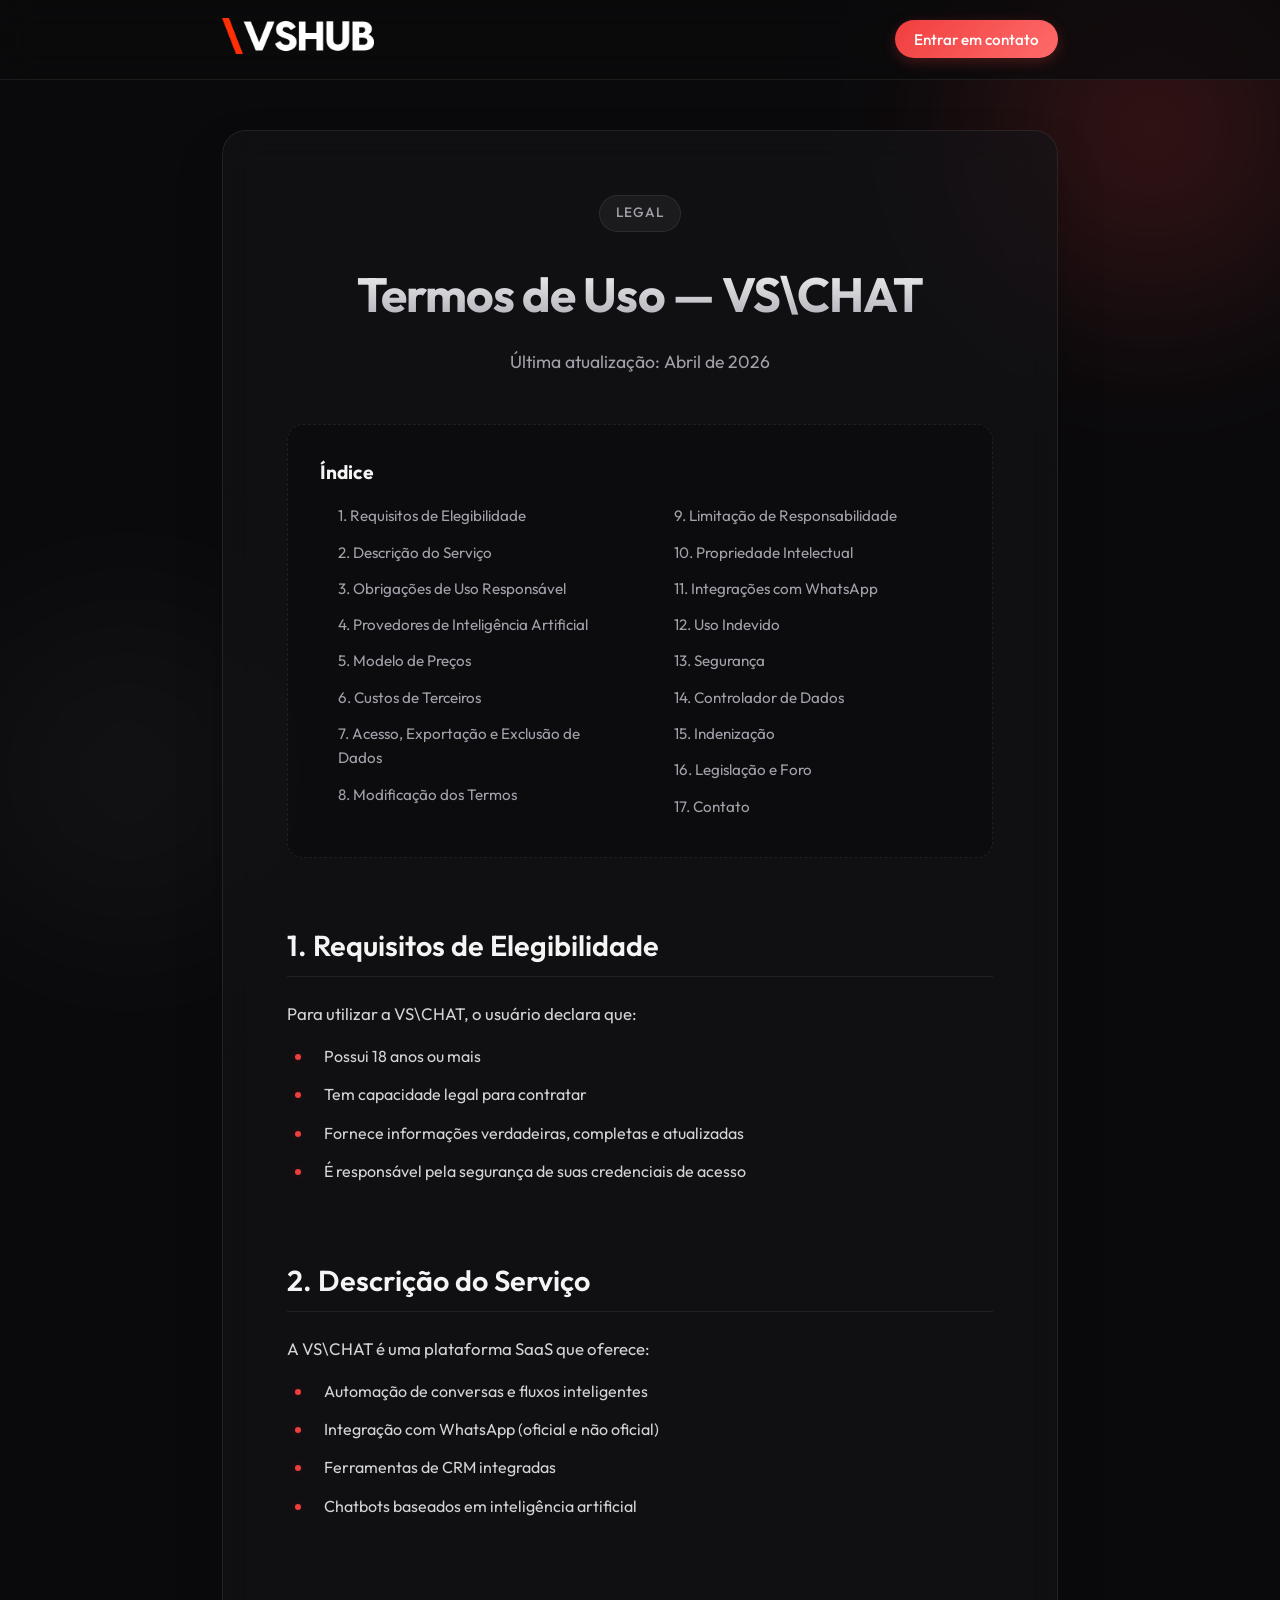
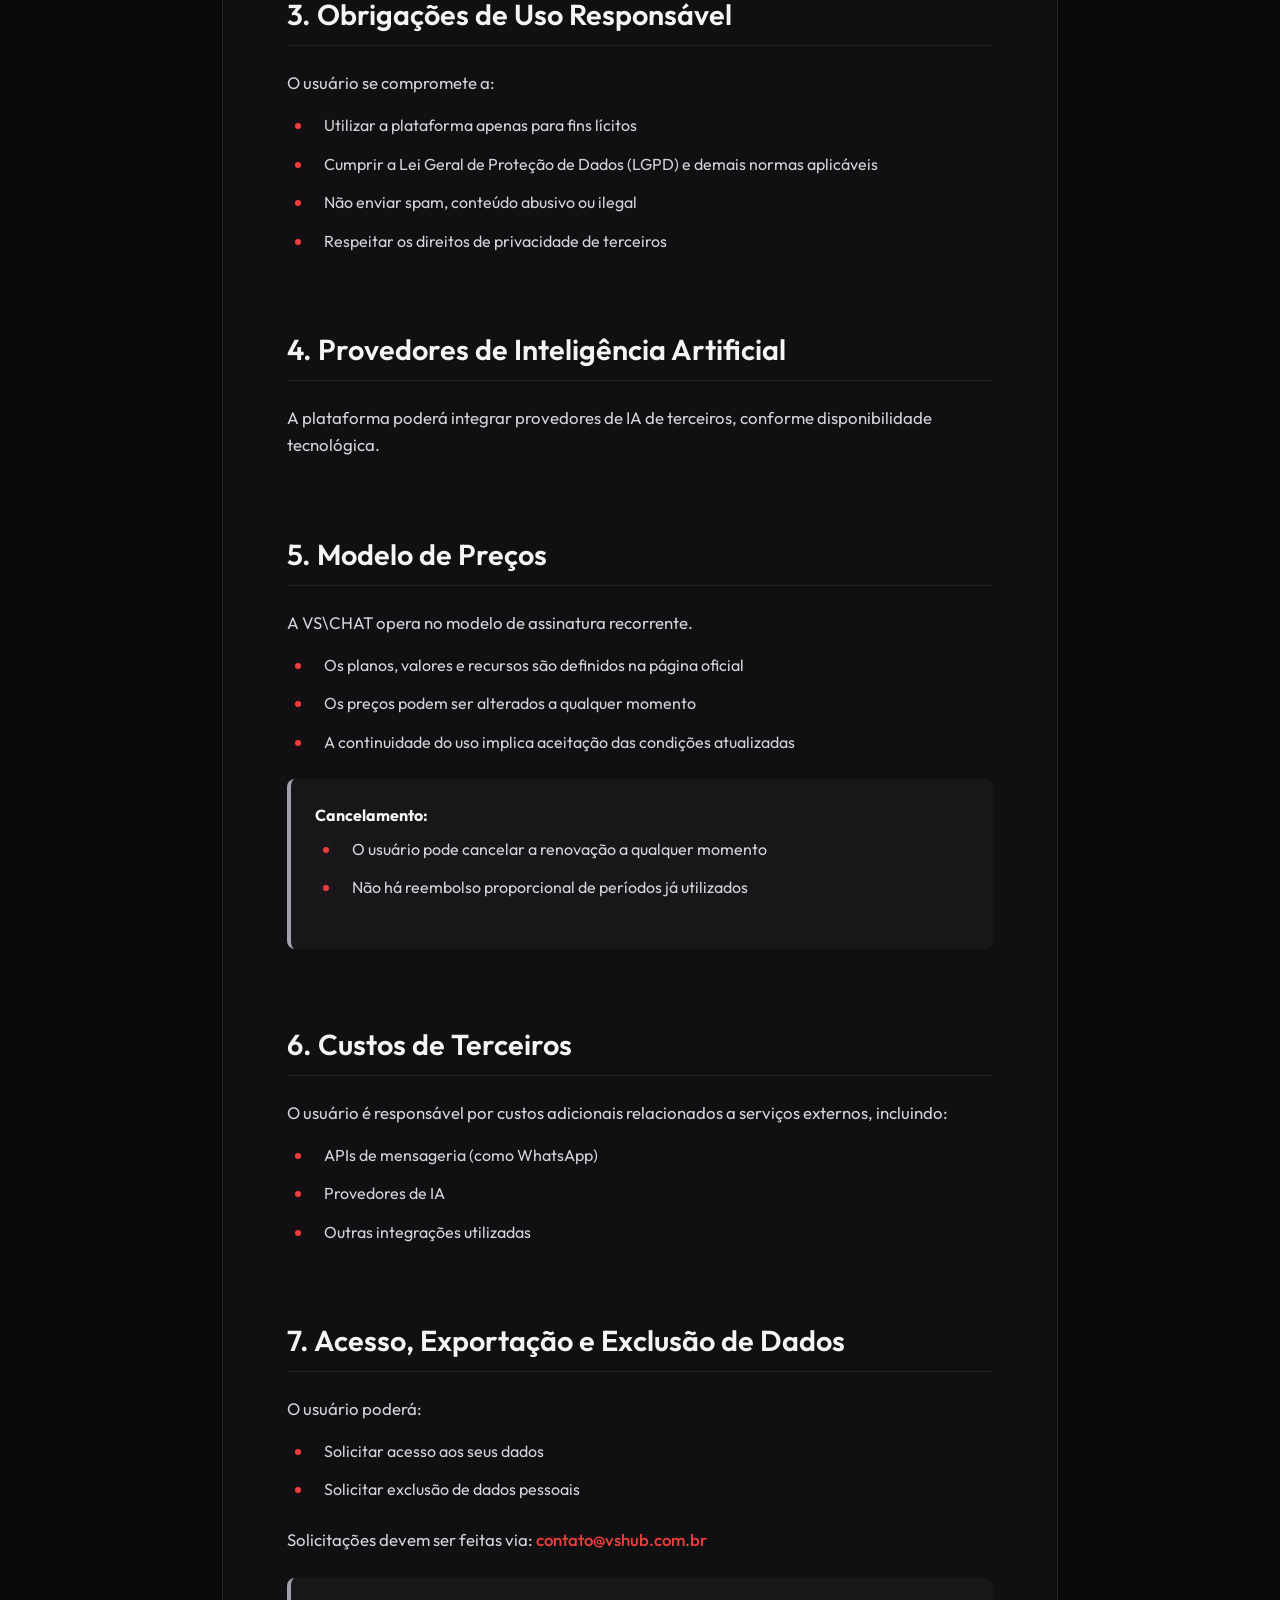
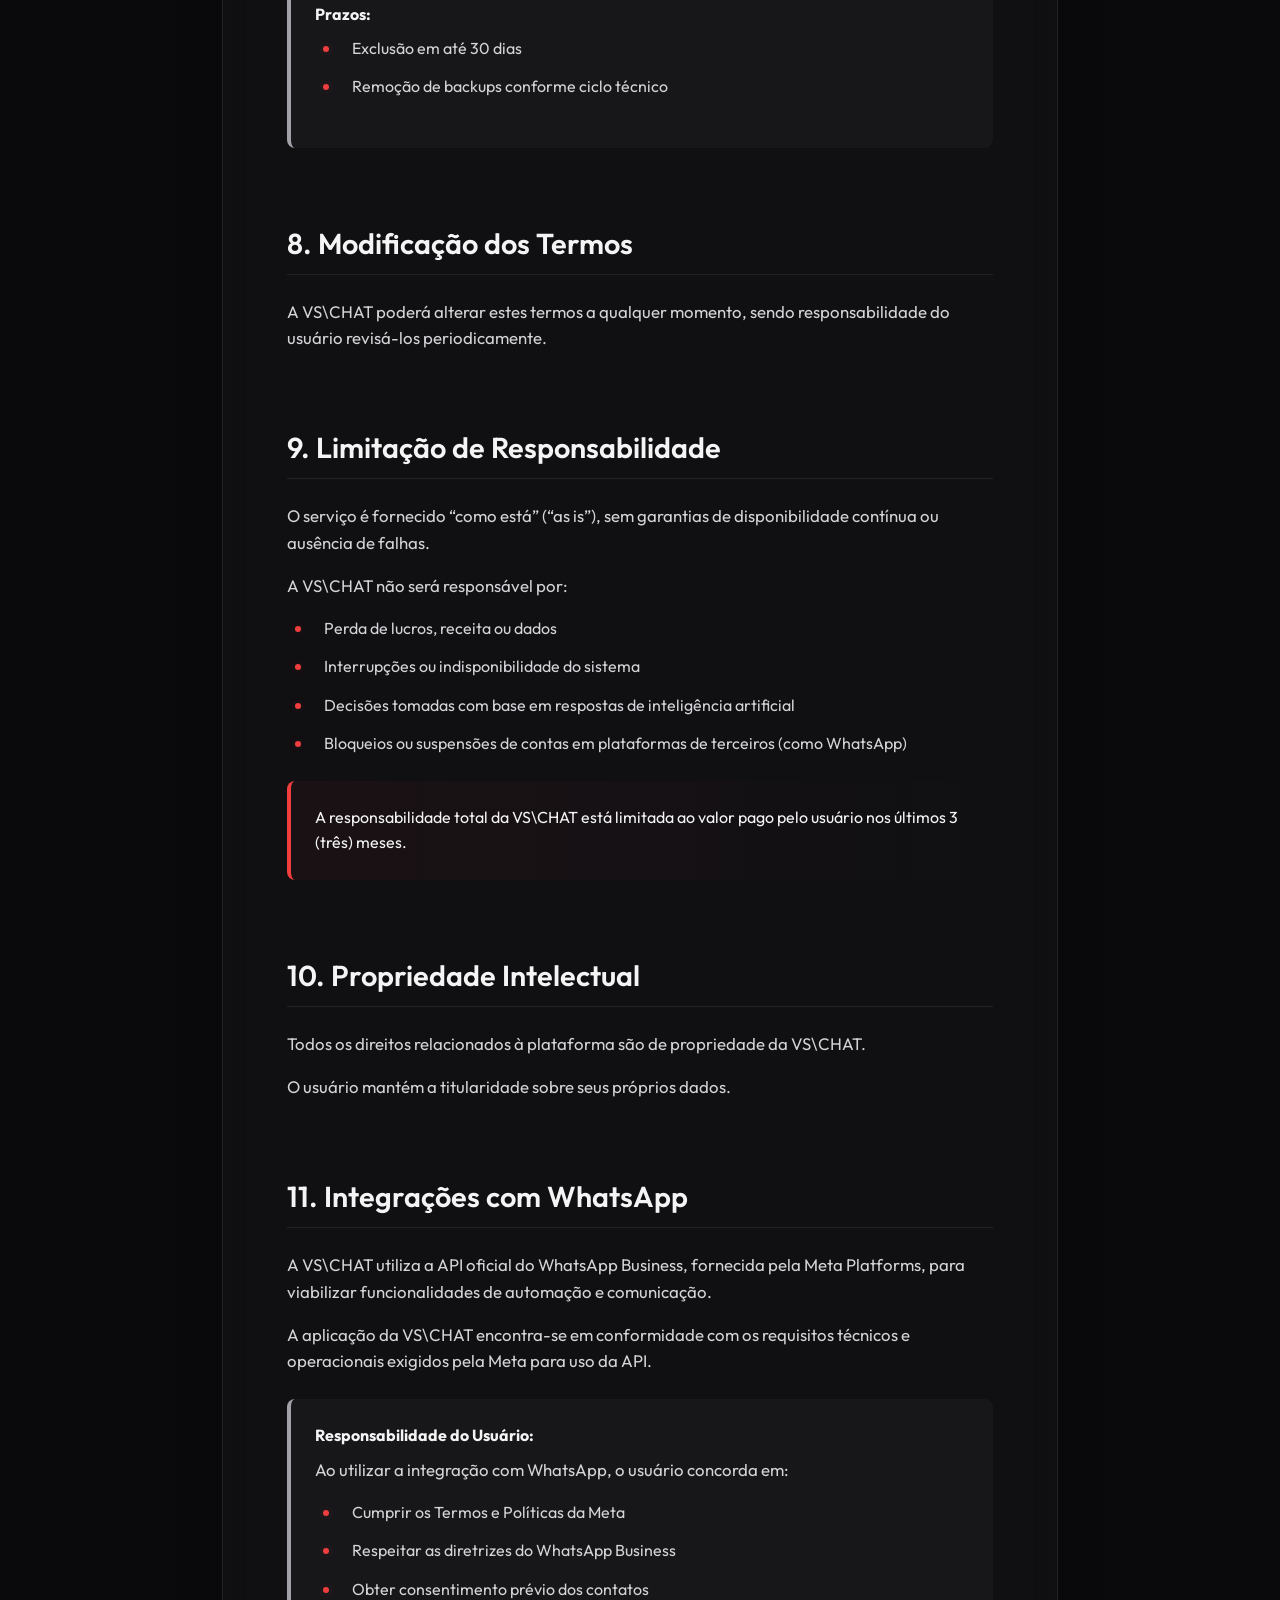
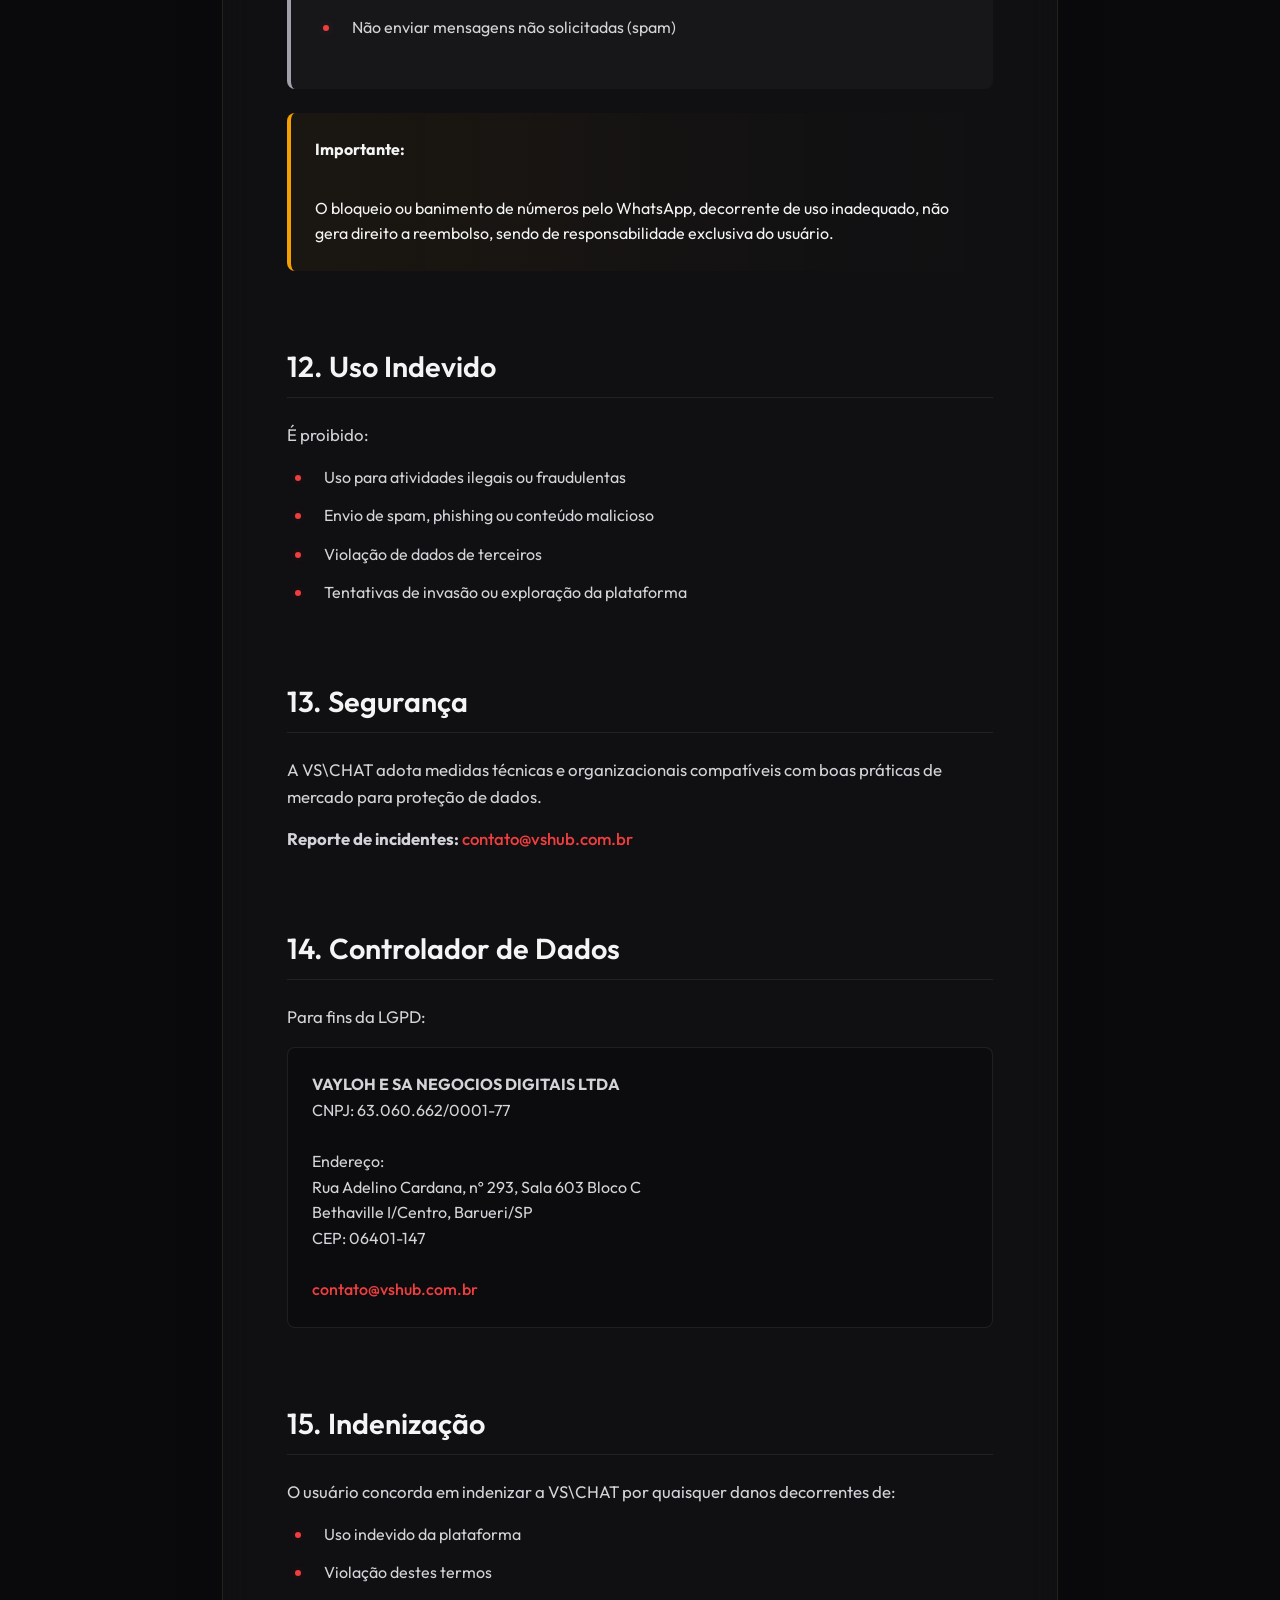
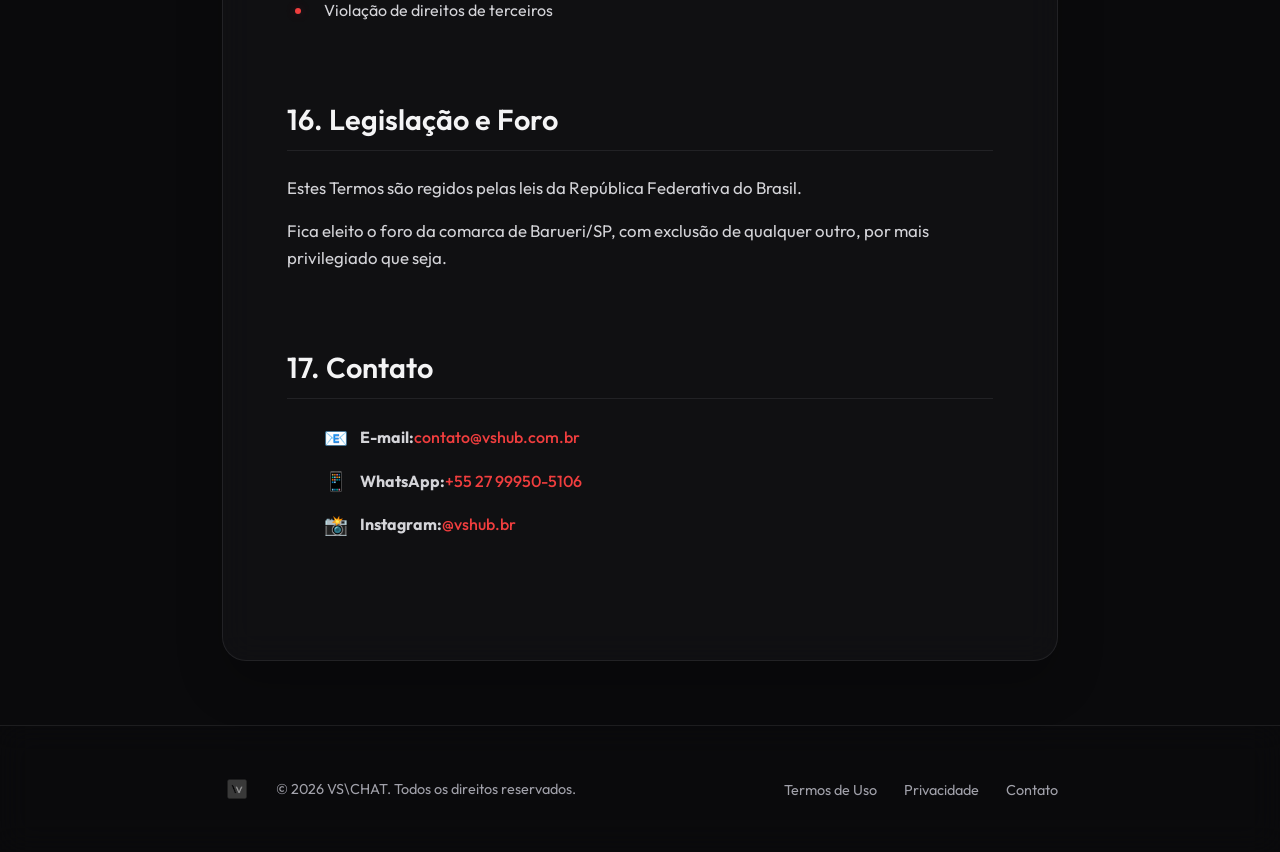
<file: index.html>
<!DOCTYPE html>
<html>
<head>
    <meta http-equiv="refresh" content="0; url=/termos-de-uso/" />
    <title>Redirecionando...</title>
</head>
<body>
    <script>window.location.href = "/termos-de-uso/";</script>
</body>
</html>
</file>
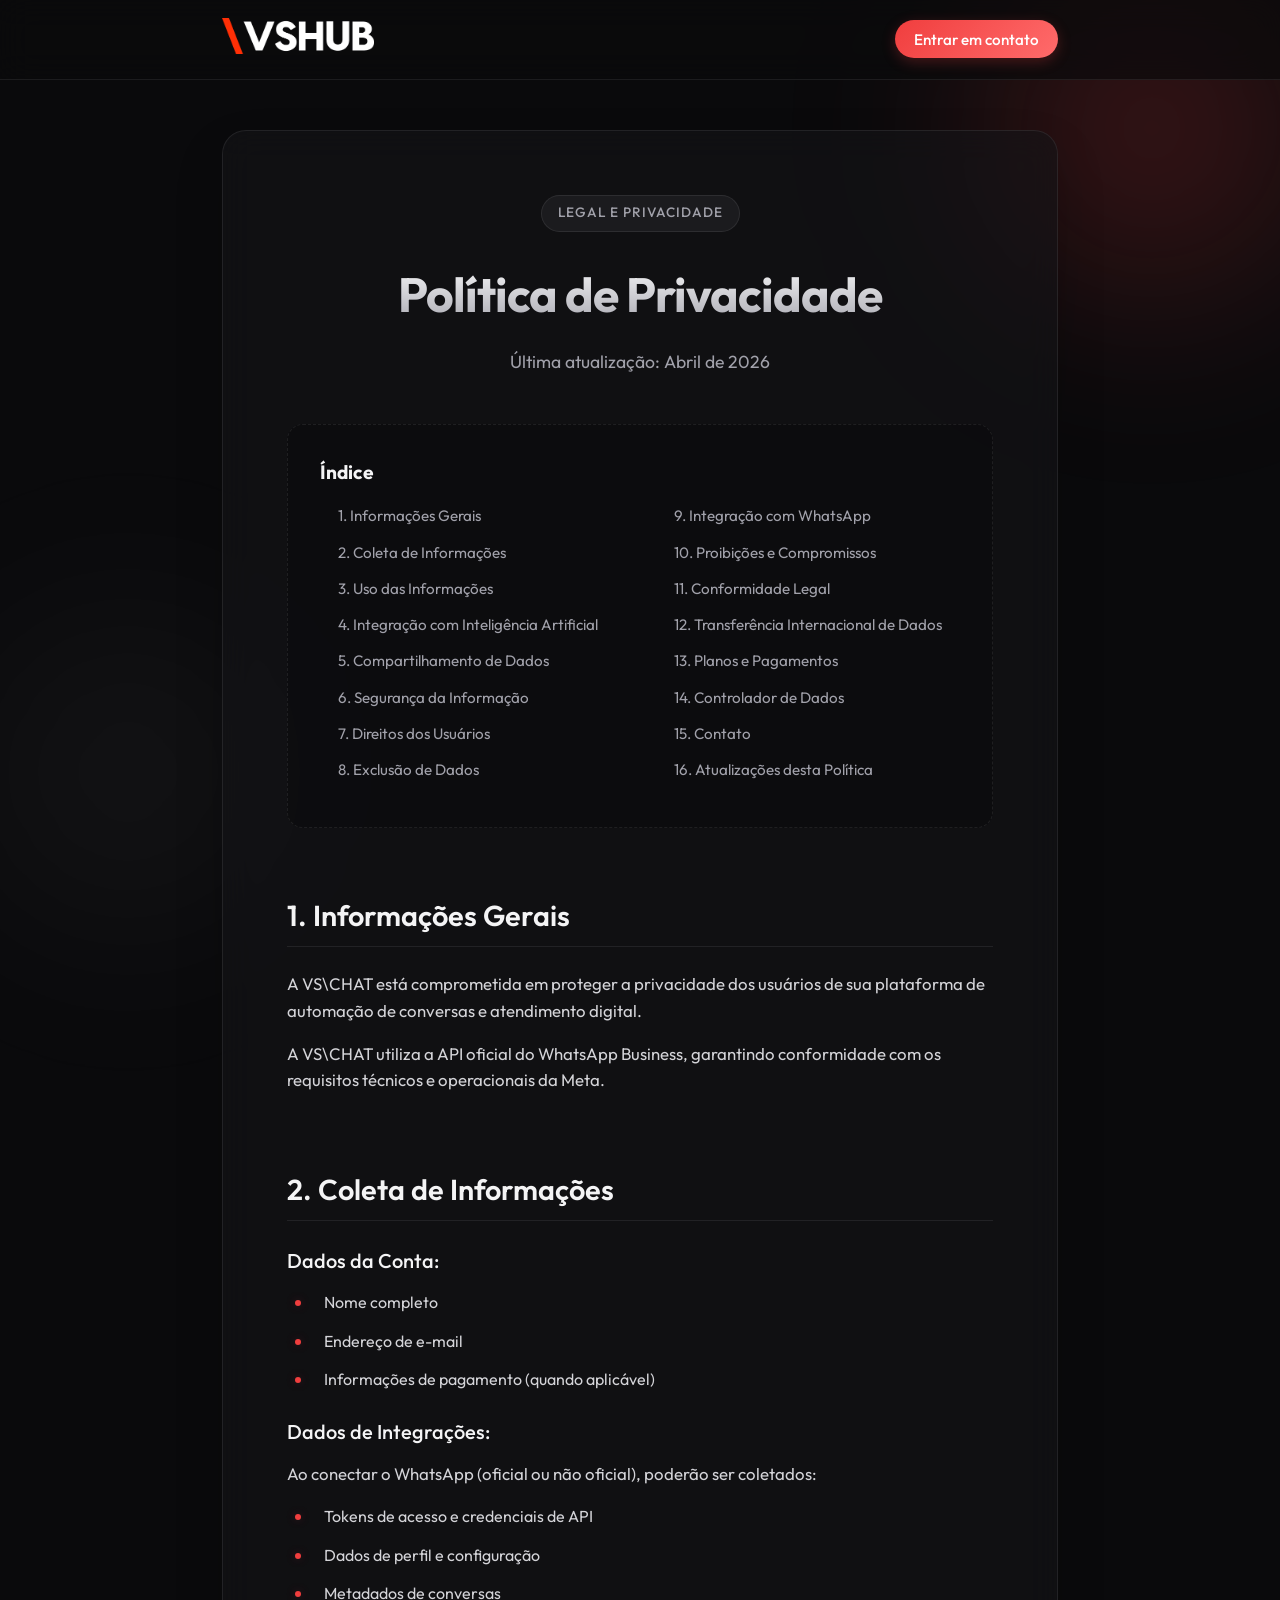
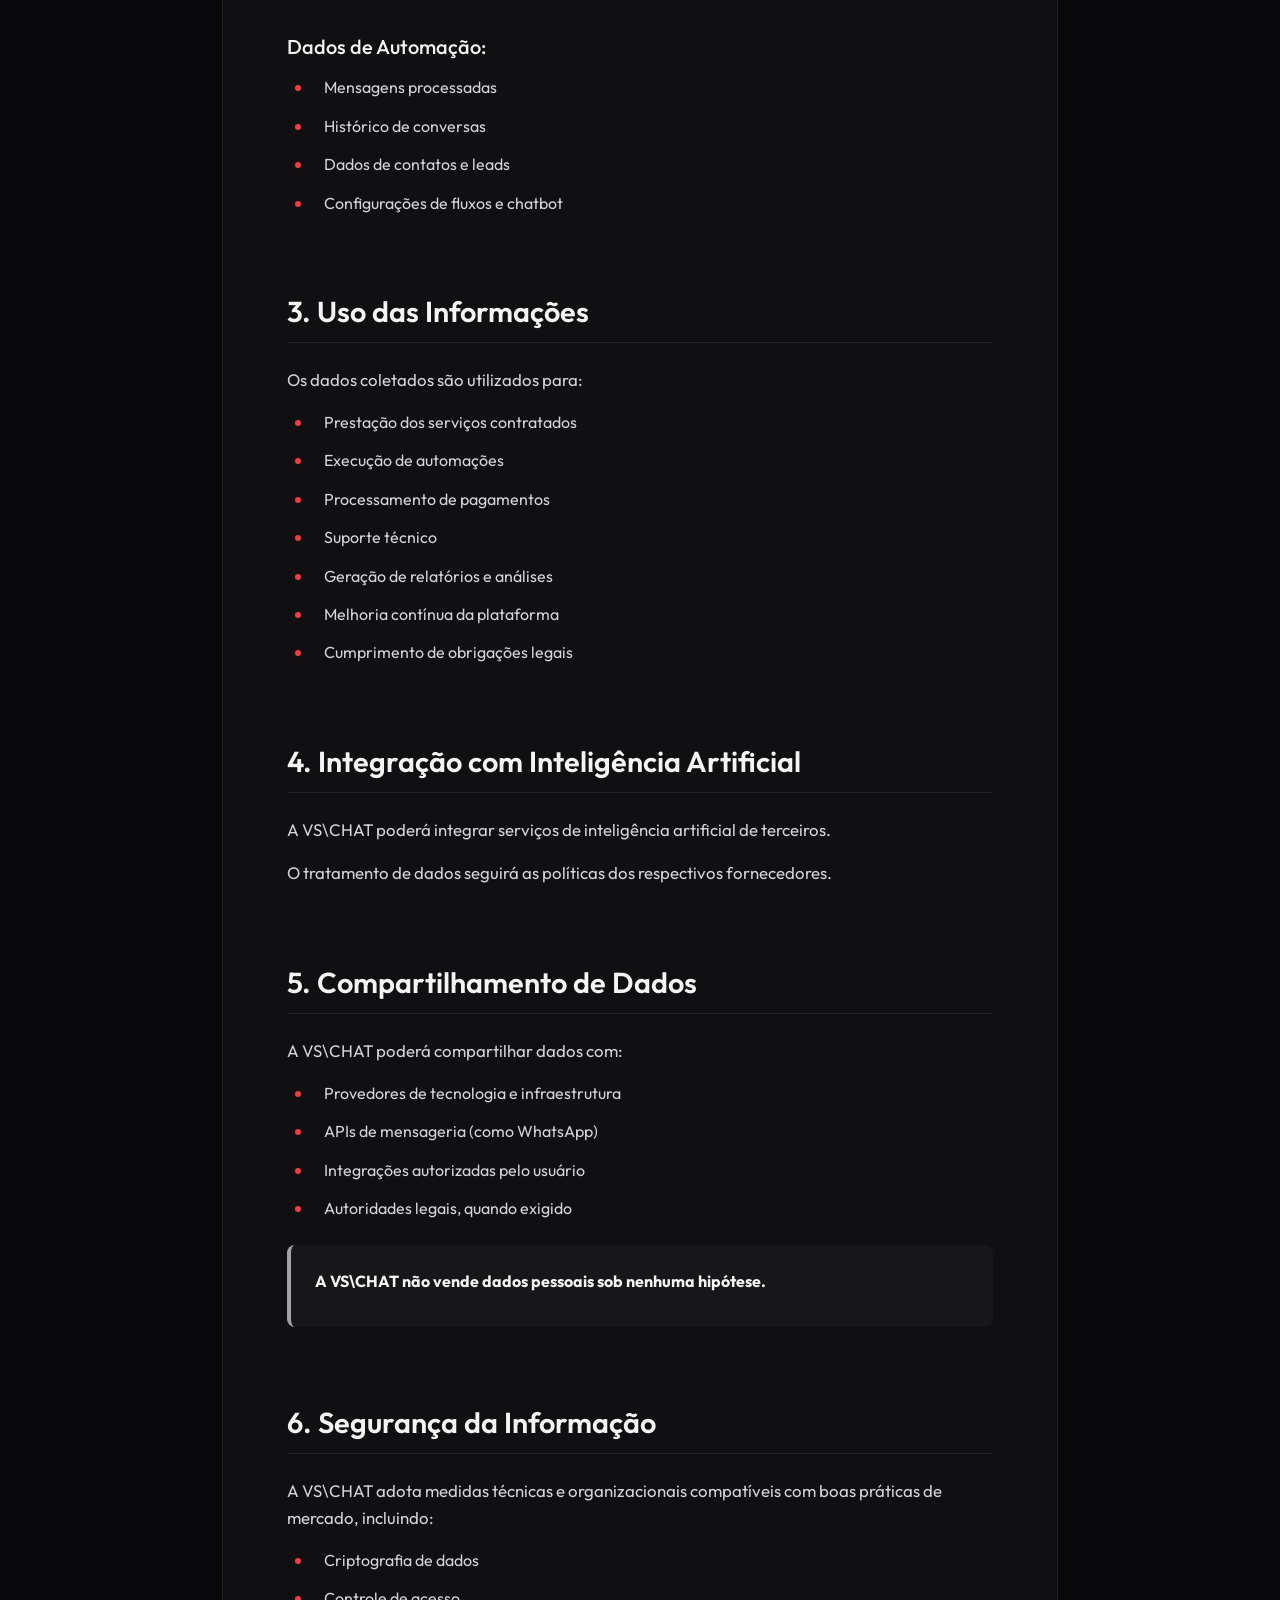
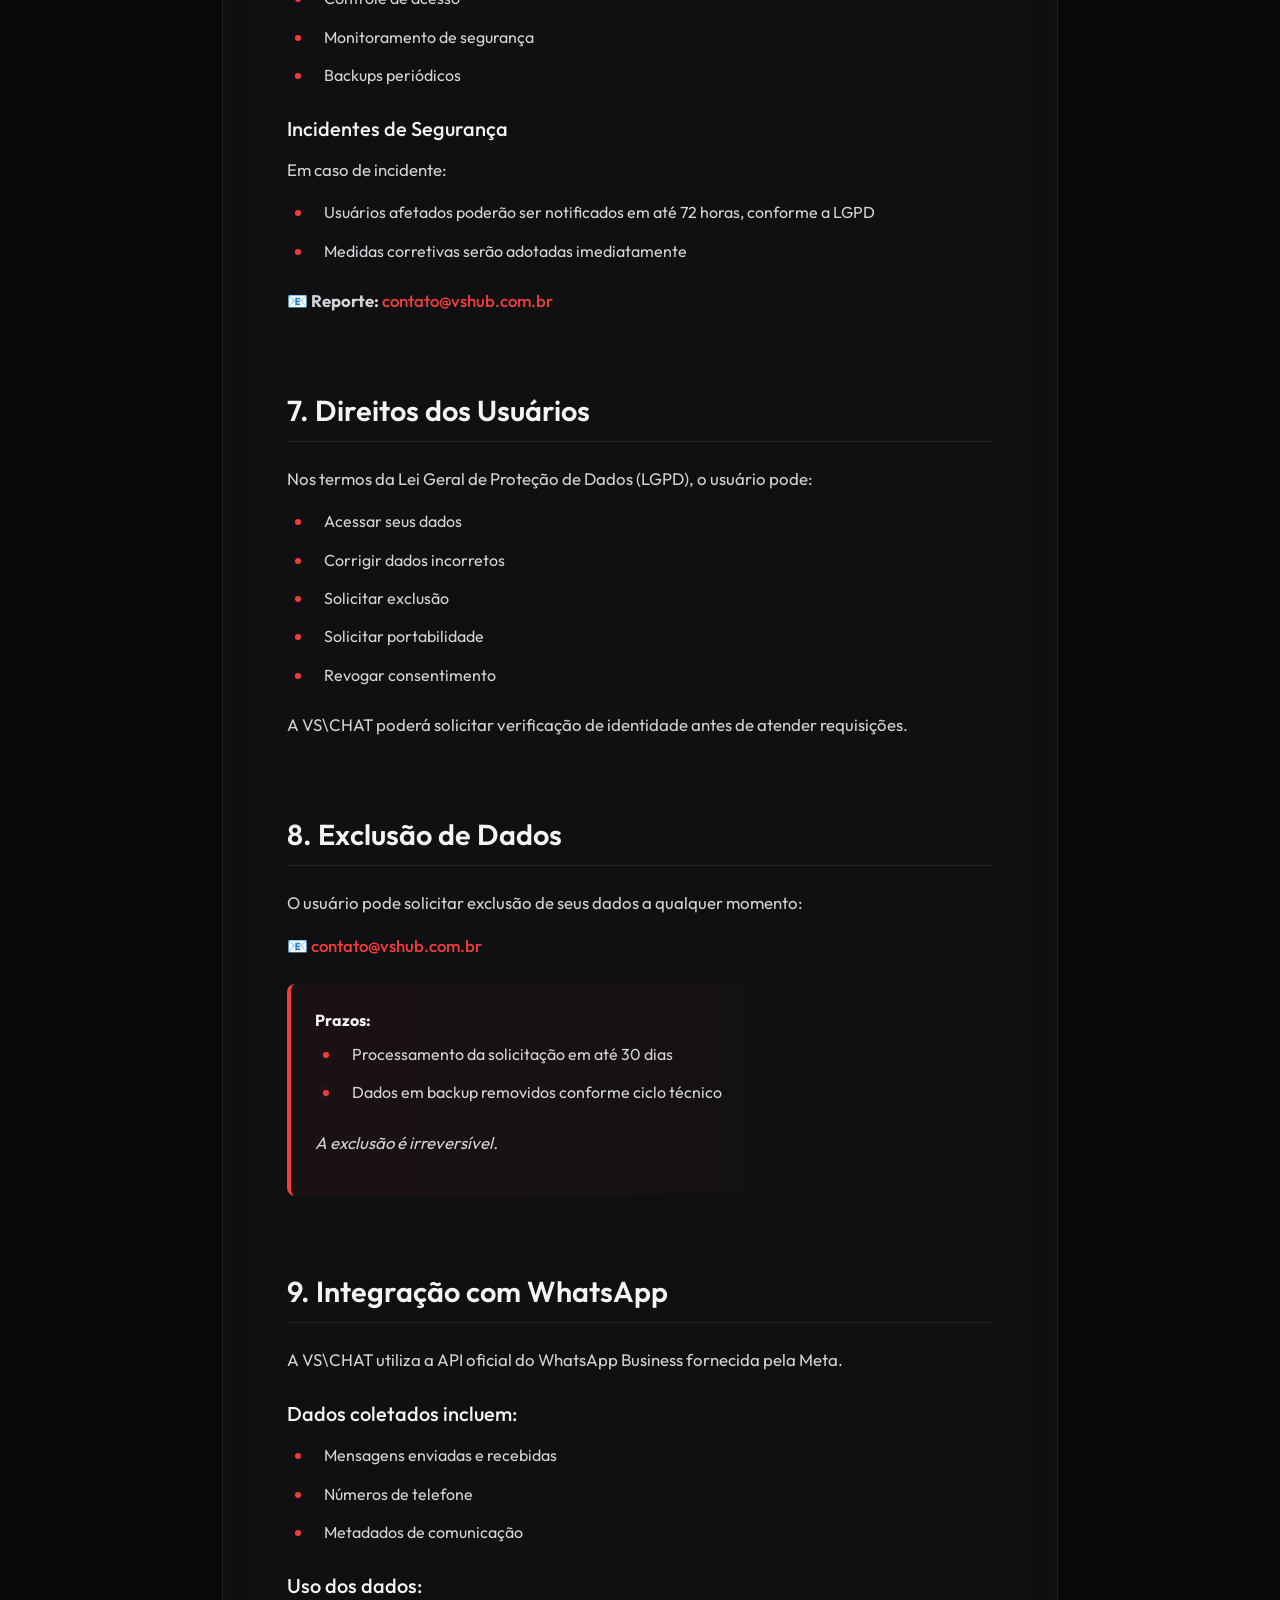
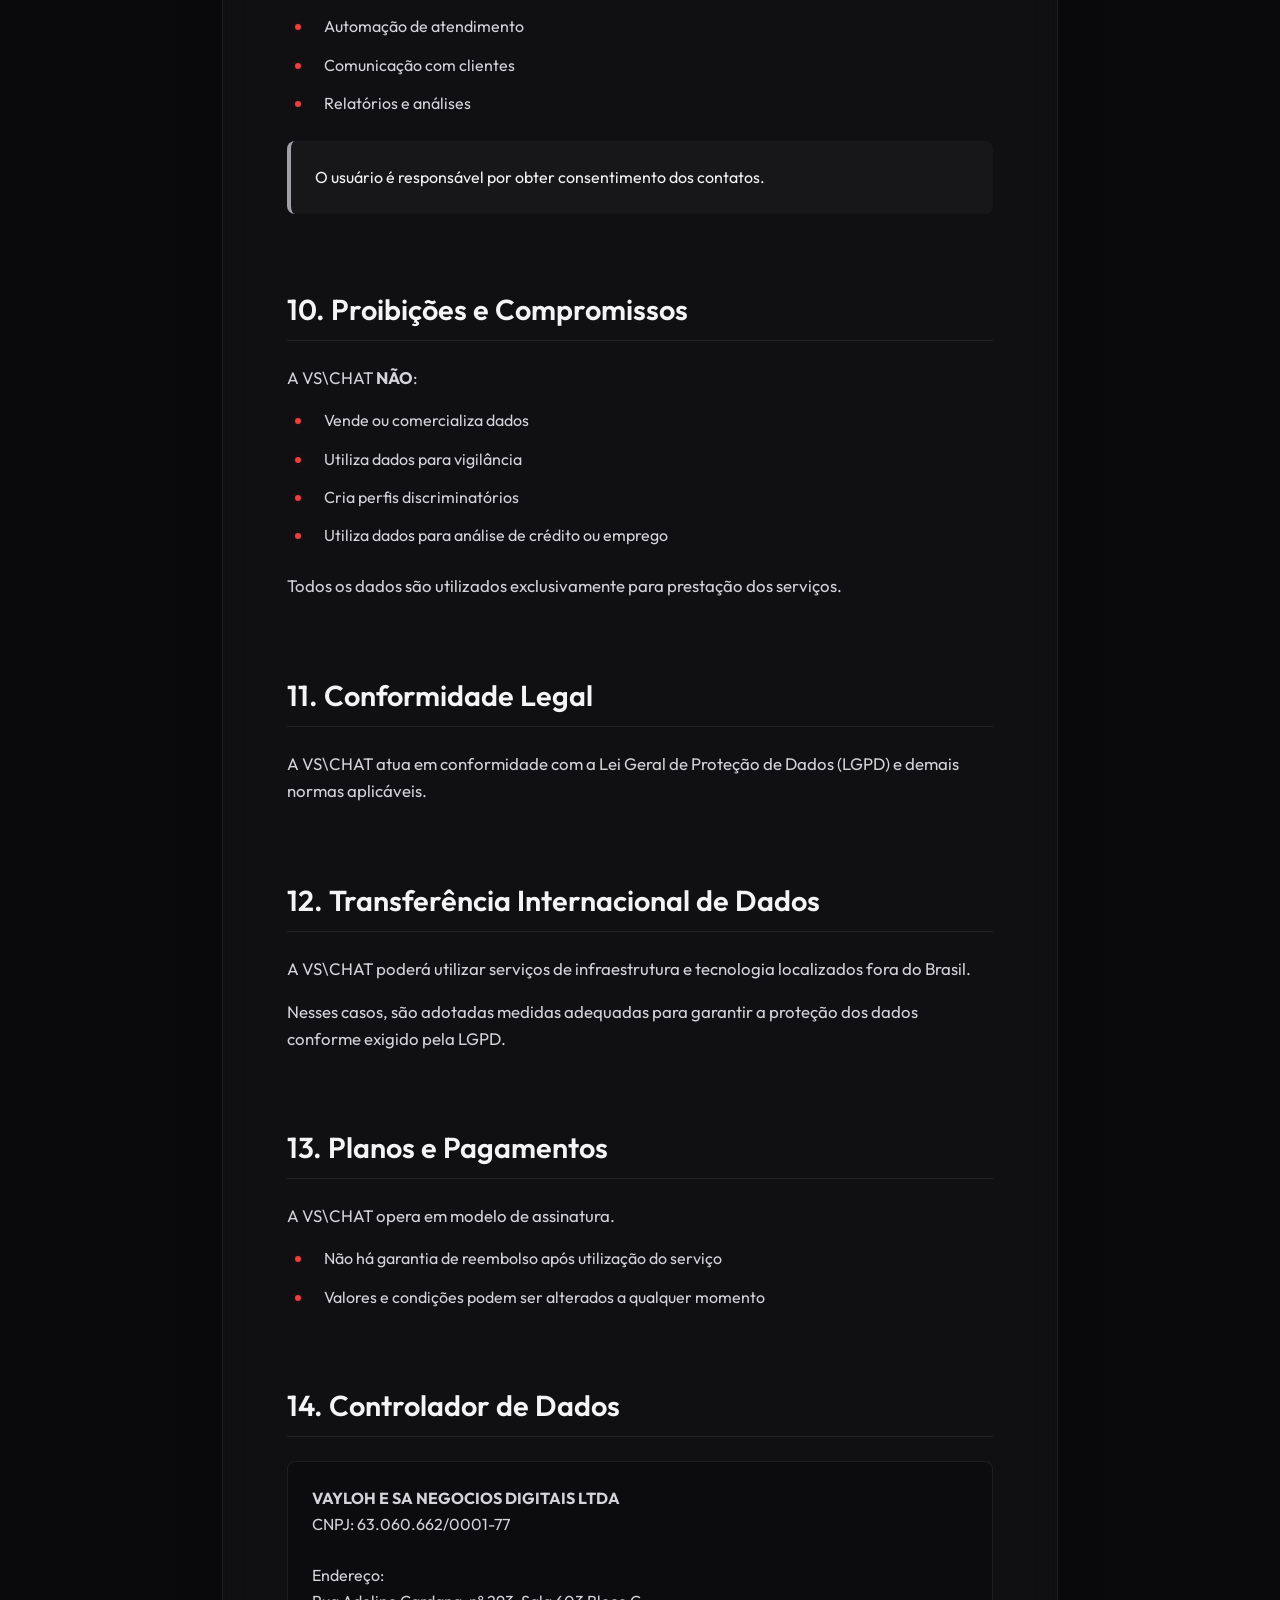
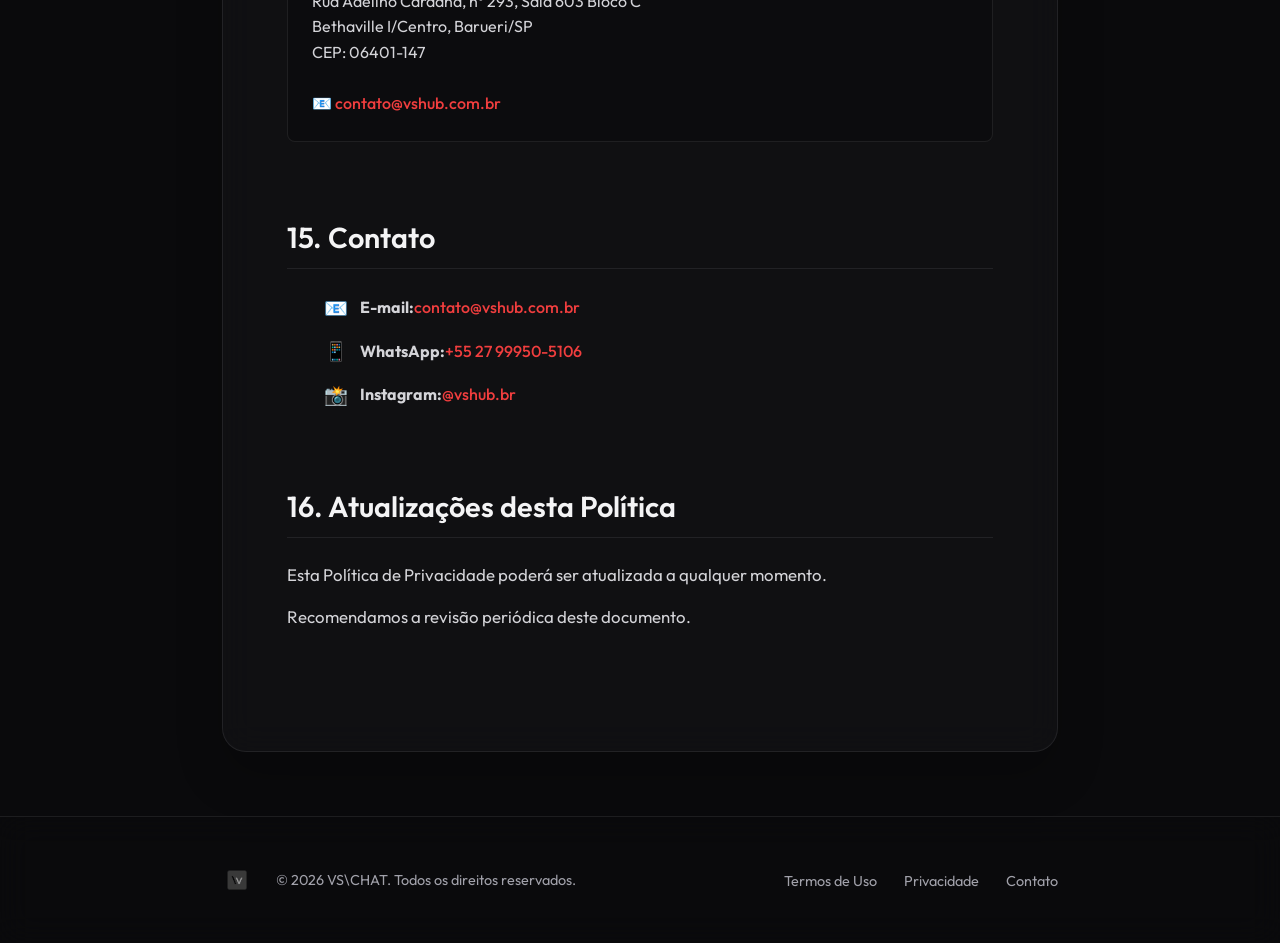
<file: politica-de-privacidade/index.html>
<!DOCTYPE html>
<html lang="pt-BR" class="dark">
<head>
    <meta charset="UTF-8">
    <meta name="viewport" content="width=device-width, initial-scale=1.0">
    <meta name="description" content="Política de Privacidade da plataforma VS\CHAT - Segurança e Tratamento de Dados (LGPD).">
    <title>Política de Privacidade — VS\CHAT</title>
    <link rel="preconnect" href="https://fonts.googleapis.com">
    <link rel="preconnect" href="https://fonts.gstatic.com" crossorigin>
    <link href="https://fonts.googleapis.com/css2?family=Outfit:wght@300;400;500;600;700&display=swap" rel="stylesheet">
    <link rel="stylesheet" href="../styles.css">
</head>
<body>
    <div class="blob-bg"></div>
    <div class="blob-bg blob-2"></div>
    
    <header class="glass-header">
        <div class="container header-content">
            <a href="/termos-de-uso/" class="logo-link">
                <!-- Fallback na imagem principal caso haja erro de carregamento -->
                <img src="../logo2.png" alt="VS\CHAT Logo" class="brand-logo" id="main-logo" onerror="this.src='../logo1.png'; this.onerror=null;">
            </a>
            <nav class="nav-links">
                <a href="mailto:contato@vshub.com.br" class="btn-primary">Entrar em contato</a>
            </nav>
        </div>
    </header>

    <main class="container main-content">
        <article class="terms-document glass-panel">
            <header class="document-header reveal">
                <div class="badge">Legal e Privacidade</div>
                <h1 class="title">Política de Privacidade</h1>
                <p class="last-updated">Última atualização: Abril de 2026</p>
            </header>

            <div class="table-of-contents reveal">
                <h3>Índice</h3>
                <ul id="toc-list">
                    <!-- Gerado dinamicamente via JS -->
                </ul>
            </div>

            <section class="term-section reveal" id="section-1">
                <h2>1. Informações Gerais</h2>
                <p>A VS\CHAT está comprometida em proteger a privacidade dos usuários de sua plataforma de automação de conversas e atendimento digital.</p>
                <p>A VS\CHAT utiliza a API oficial do WhatsApp Business, garantindo conformidade com os requisitos técnicos e operacionais da Meta.</p>
            </section>

            <section class="term-section reveal" id="section-2">
                <h2>2. Coleta de Informações</h2>
                
                <h3>Dados da Conta:</h3>
                <ul>
                    <li>Nome completo</li>
                    <li>Endereço de e-mail</li>
                    <li>Informações de pagamento (quando aplicável)</li>
                </ul>

                <h3>Dados de Integrações:</h3>
                <p>Ao conectar o WhatsApp (oficial ou não oficial), poderão ser coletados:</p>
                <ul>
                    <li>Tokens de acesso e credenciais de API</li>
                    <li>Dados de perfil e configuração</li>
                    <li>Metadados de conversas</li>
                </ul>

                <h3>Dados de Automação:</h3>
                <ul>
                    <li>Mensagens processadas</li>
                    <li>Histórico de conversas</li>
                    <li>Dados de contatos e leads</li>
                    <li>Configurações de fluxos e chatbot</li>
                </ul>
            </section>

            <section class="term-section reveal" id="section-3">
                <h2>3. Uso das Informações</h2>
                <p>Os dados coletados são utilizados para:</p>
                <ul>
                    <li>Prestação dos serviços contratados</li>
                    <li>Execução de automações</li>
                    <li>Processamento de pagamentos</li>
                    <li>Suporte técnico</li>
                    <li>Geração de relatórios e análises</li>
                    <li>Melhoria contínua da plataforma</li>
                    <li>Cumprimento de obrigações legais</li>
                </ul>
            </section>

            <section class="term-section reveal" id="section-4">
                <h2>4. Integração com Inteligência Artificial</h2>
                <p>A VS\CHAT poderá integrar serviços de inteligência artificial de terceiros.</p>
                <p>O tratamento de dados seguirá as políticas dos respectivos fornecedores.</p>
            </section>

            <section class="term-section reveal" id="section-5">
                <h2>5. Compartilhamento de Dados</h2>
                <p>A VS\CHAT poderá compartilhar dados com:</p>
                <ul>
                    <li>Provedores de tecnologia e infraestrutura</li>
                    <li>APIs de mensageria (como WhatsApp)</li>
                    <li>Integrações autorizadas pelo usuário</li>
                    <li>Autoridades legais, quando exigido</li>
                </ul>
                <div class="notice-box">
                    <strong>A VS\CHAT não vende dados pessoais sob nenhuma hipótese.</strong>
                </div>
            </section>

            <section class="term-section reveal" id="section-6">
                <h2>6. Segurança da Informação</h2>
                <p>A VS\CHAT adota medidas técnicas e organizacionais compatíveis com boas práticas de mercado, incluindo:</p>
                <ul>
                    <li>Criptografia de dados</li>
                    <li>Controle de acesso</li>
                    <li>Monitoramento de segurança</li>
                    <li>Backups periódicos</li>
                </ul>

                <h3>Incidentes de Segurança</h3>
                <p>Em caso de incidente:</p>
                <ul>
                    <li>Usuários afetados poderão ser notificados em até 72 horas, conforme a LGPD</li>
                    <li>Medidas corretivas serão adotadas imediatamente</li>
                </ul>
                <p>📧 <strong>Reporte:</strong> <a href="mailto:contato@vshub.com.br" class="email-link">contato@vshub.com.br</a></p>
            </section>

            <section class="term-section reveal" id="section-7">
                <h2>7. Direitos dos Usuários</h2>
                <p>Nos termos da Lei Geral de Proteção de Dados (LGPD), o usuário pode:</p>
                <ul>
                    <li>Acessar seus dados</li>
                    <li>Corrigir dados incorretos</li>
                    <li>Solicitar exclusão</li>
                    <li>Solicitar portabilidade</li>
                    <li>Revogar consentimento</li>
                </ul>
                <p>A VS\CHAT poderá solicitar verificação de identidade antes de atender requisições.</p>
            </section>

            <section class="term-section reveal" id="section-8">
                <h2>8. Exclusão de Dados</h2>
                <p>O usuário pode solicitar exclusão de seus dados a qualquer momento:</p>
                <p>📧 <a href="mailto:contato@vshub.com.br" class="email-link">contato@vshub.com.br</a></p>
                
                <div class="alert-box">
                    <strong>Prazos:</strong>
                    <ul>
                        <li>Processamento da solicitação em até 30 dias</li>
                        <li>Dados em backup removidos conforme ciclo técnico</li>
                    </ul>
                    <p style="margin-top: 10px;"><em>A exclusão é irreversível.</em></p>
                </div>
            </section>

            <section class="term-section reveal" id="section-9">
                <h2>9. Integração com WhatsApp</h2>
                <p>A VS\CHAT utiliza a API oficial do WhatsApp Business fornecida pela Meta.</p>
                
                <h3>Dados coletados incluem:</h3>
                <ul>
                    <li>Mensagens enviadas e recebidas</li>
                    <li>Números de telefone</li>
                    <li>Metadados de comunicação</li>
                </ul>

                <h3>Uso dos dados:</h3>
                <ul>
                    <li>Automação de atendimento</li>
                    <li>Comunicação com clientes</li>
                    <li>Relatórios e análises</li>
                </ul>
                <div class="notice-box">
                    O usuário é responsável por obter consentimento dos contatos.
                </div>
            </section>

            <section class="term-section reveal" id="section-10">
                <h2>10. Proibições e Compromissos</h2>
                <p>A VS\CHAT <strong>NÃO</strong>:</p>
                <ul>
                    <li>Vende ou comercializa dados</li>
                    <li>Utiliza dados para vigilância</li>
                    <li>Cria perfis discriminatórios</li>
                    <li>Utiliza dados para análise de crédito ou emprego</li>
                </ul>
                <p>Todos os dados são utilizados exclusivamente para prestação dos serviços.</p>
            </section>

            <section class="term-section reveal" id="section-11">
                <h2>11. Conformidade Legal</h2>
                <p>A VS\CHAT atua em conformidade com a Lei Geral de Proteção de Dados (LGPD) e demais normas aplicáveis.</p>
            </section>

            <section class="term-section reveal" id="section-12">
                <h2>12. Transferência Internacional de Dados</h2>
                <p>A VS\CHAT poderá utilizar serviços de infraestrutura e tecnologia localizados fora do Brasil.</p>
                <p>Nesses casos, são adotadas medidas adequadas para garantir a proteção dos dados conforme exigido pela LGPD.</p>
            </section>

            <section class="term-section reveal" id="section-13">
                <h2>13. Planos e Pagamentos</h2>
                <p>A VS\CHAT opera em modelo de assinatura.</p>
                <ul>
                    <li>Não há garantia de reembolso após utilização do serviço</li>
                    <li>Valores e condições podem ser alterados a qualquer momento</li>
                </ul>
            </section>

            <section class="term-section reveal" id="section-14">
                <h2>14. Controlador de Dados</h2>
                <address class="company-address">
                    <strong>VAYLOH E SA NEGOCIOS DIGITAIS LTDA</strong><br>
                    CNPJ: 63.060.662/0001-77<br><br>
                    Endereço:<br>
                    Rua Adelino Cardana, nº 293, Sala 603 Bloco C<br>
                    Bethaville I/Centro, Barueri/SP<br>
                    CEP: 06401-147<br><br>
                    📧 <a href="mailto:contato@vshub.com.br" class="email-link">contato@vshub.com.br</a>
                </address>
            </section>

            <section class="term-section reveal" id="section-15">
                <h2>15. Contato</h2>
                <ul class="contact-list">
                    <li><span class="icon">📧</span> <strong>E-mail:</strong> <a href="mailto:contato@vshub.com.br" class="email-link">contato@vshub.com.br</a></li>
                    <li><span class="icon">📱</span> <strong>WhatsApp:</strong> <a href="https://wa.me/5527999505106" target="_blank" rel="noopener" class="email-link">+55 27 99950-5106</a></li>
                    <li><span class="icon">📸</span> <strong>Instagram:</strong> <a href="https://instagram.com/vshub.br" target="_blank" rel="noopener" class="email-link">@vshub.br</a></li>
                </ul>
            </section>

            <section class="term-section reveal" id="section-16">
                <h2>16. Atualizações desta Política</h2>
                <p>Esta Política de Privacidade poderá ser atualizada a qualquer momento.</p>
                <p>Recomendamos a revisão periódica deste documento.</p>
            </section>

        </article>
    </main>

    <footer class="site-footer">
        <div class="container footer-content">
            <div class="footer-brand">
                <img src="../logo1.png" alt="VS\CHAT Logo Opcional" class="footer-logo" onerror="this.src='../logo2.png'; this.style.display='none';">
                <p>&copy; 2026 VS\CHAT. Todos os direitos reservados.</p>
            </div>
            <div class="footer-links">
                <a href="/termos-de-uso/">Termos de Uso</a>
                <a href="/politica-de-privacidade/">Privacidade</a>
                <a href="mailto:contato@vshub.com.br">Contato</a>
            </div>
        </div>
    </footer>

    <button id="back-to-top" class="back-to-top" aria-label="Voltar ao topo">
        <svg xmlns="http://www.w3.org/2000/svg" width="24" height="24" viewBox="0 0 24 24" fill="none" stroke="currentColor" stroke-width="2" stroke-linecap="round" stroke-linejoin="round"><path d="m18 15-6-6-6 6"/></svg>
    </button>

    <script src="../script.js"></script>
</body>
</html>
</file>
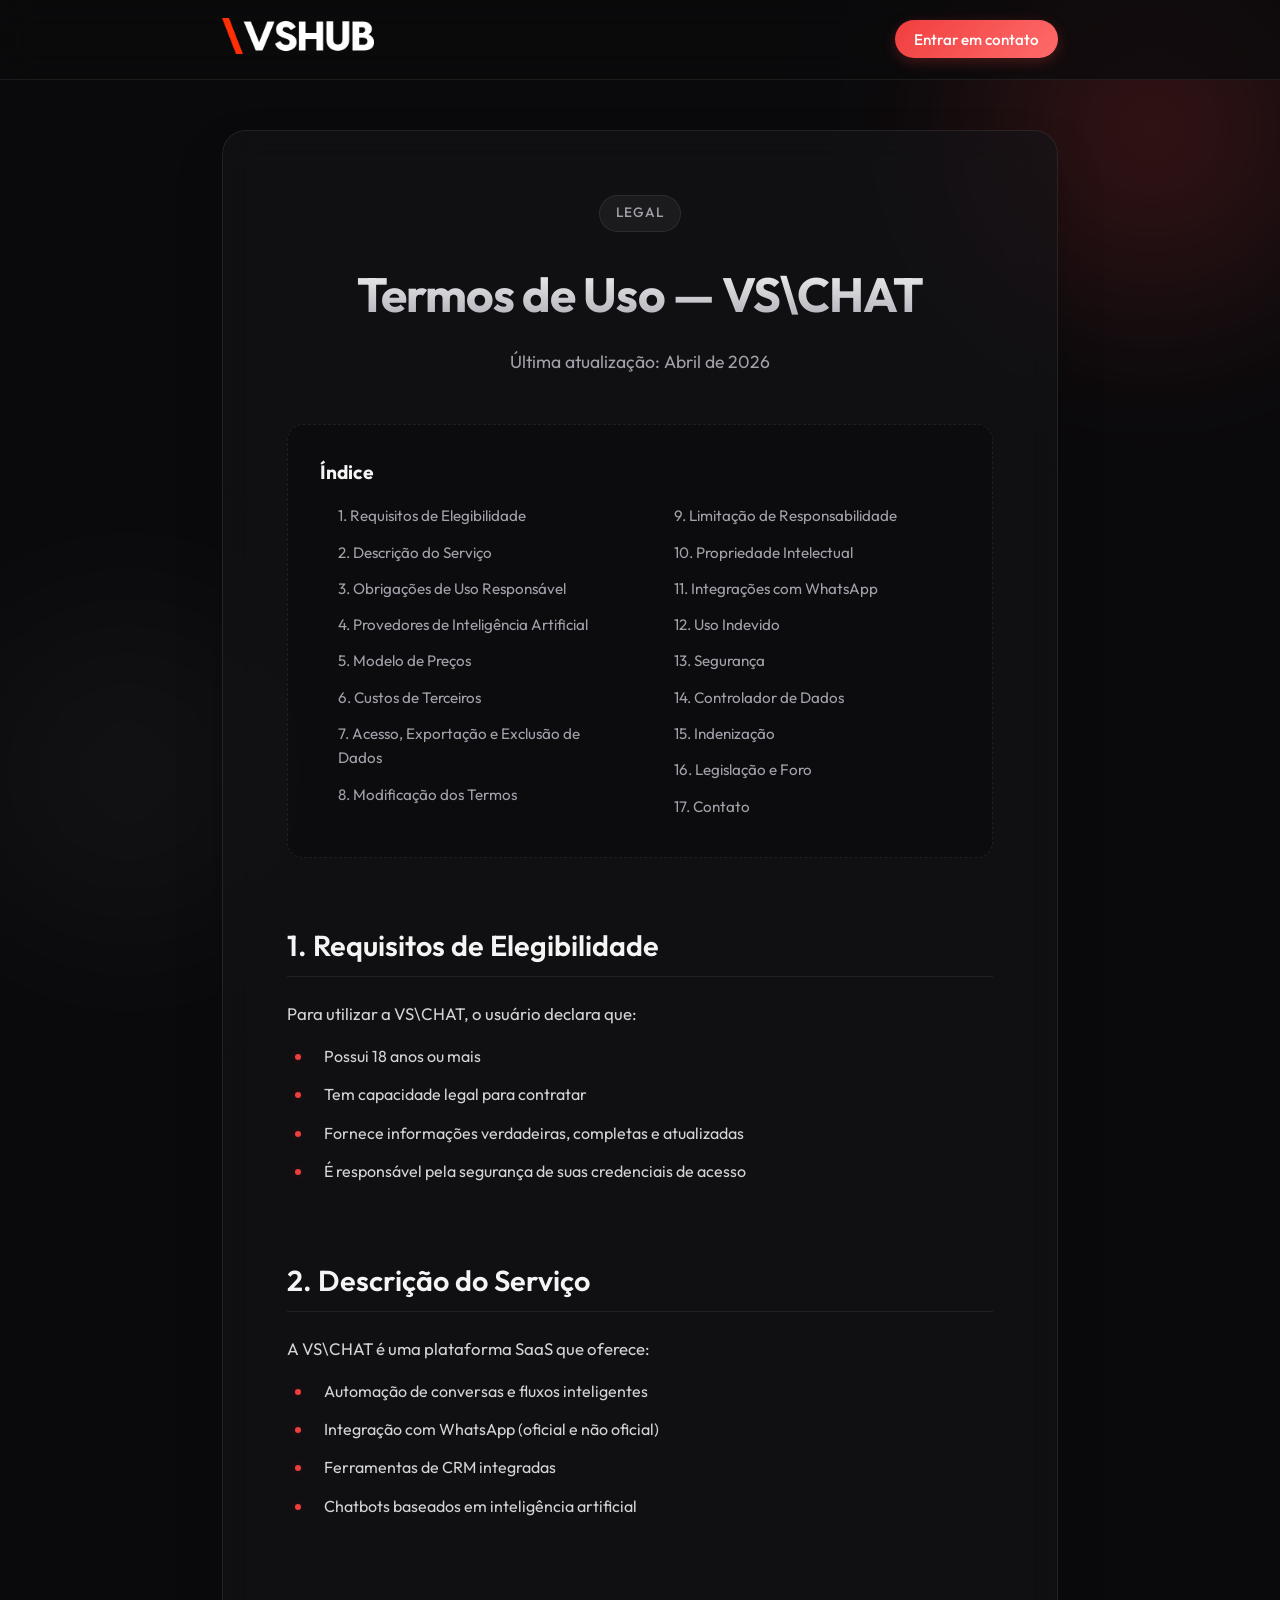
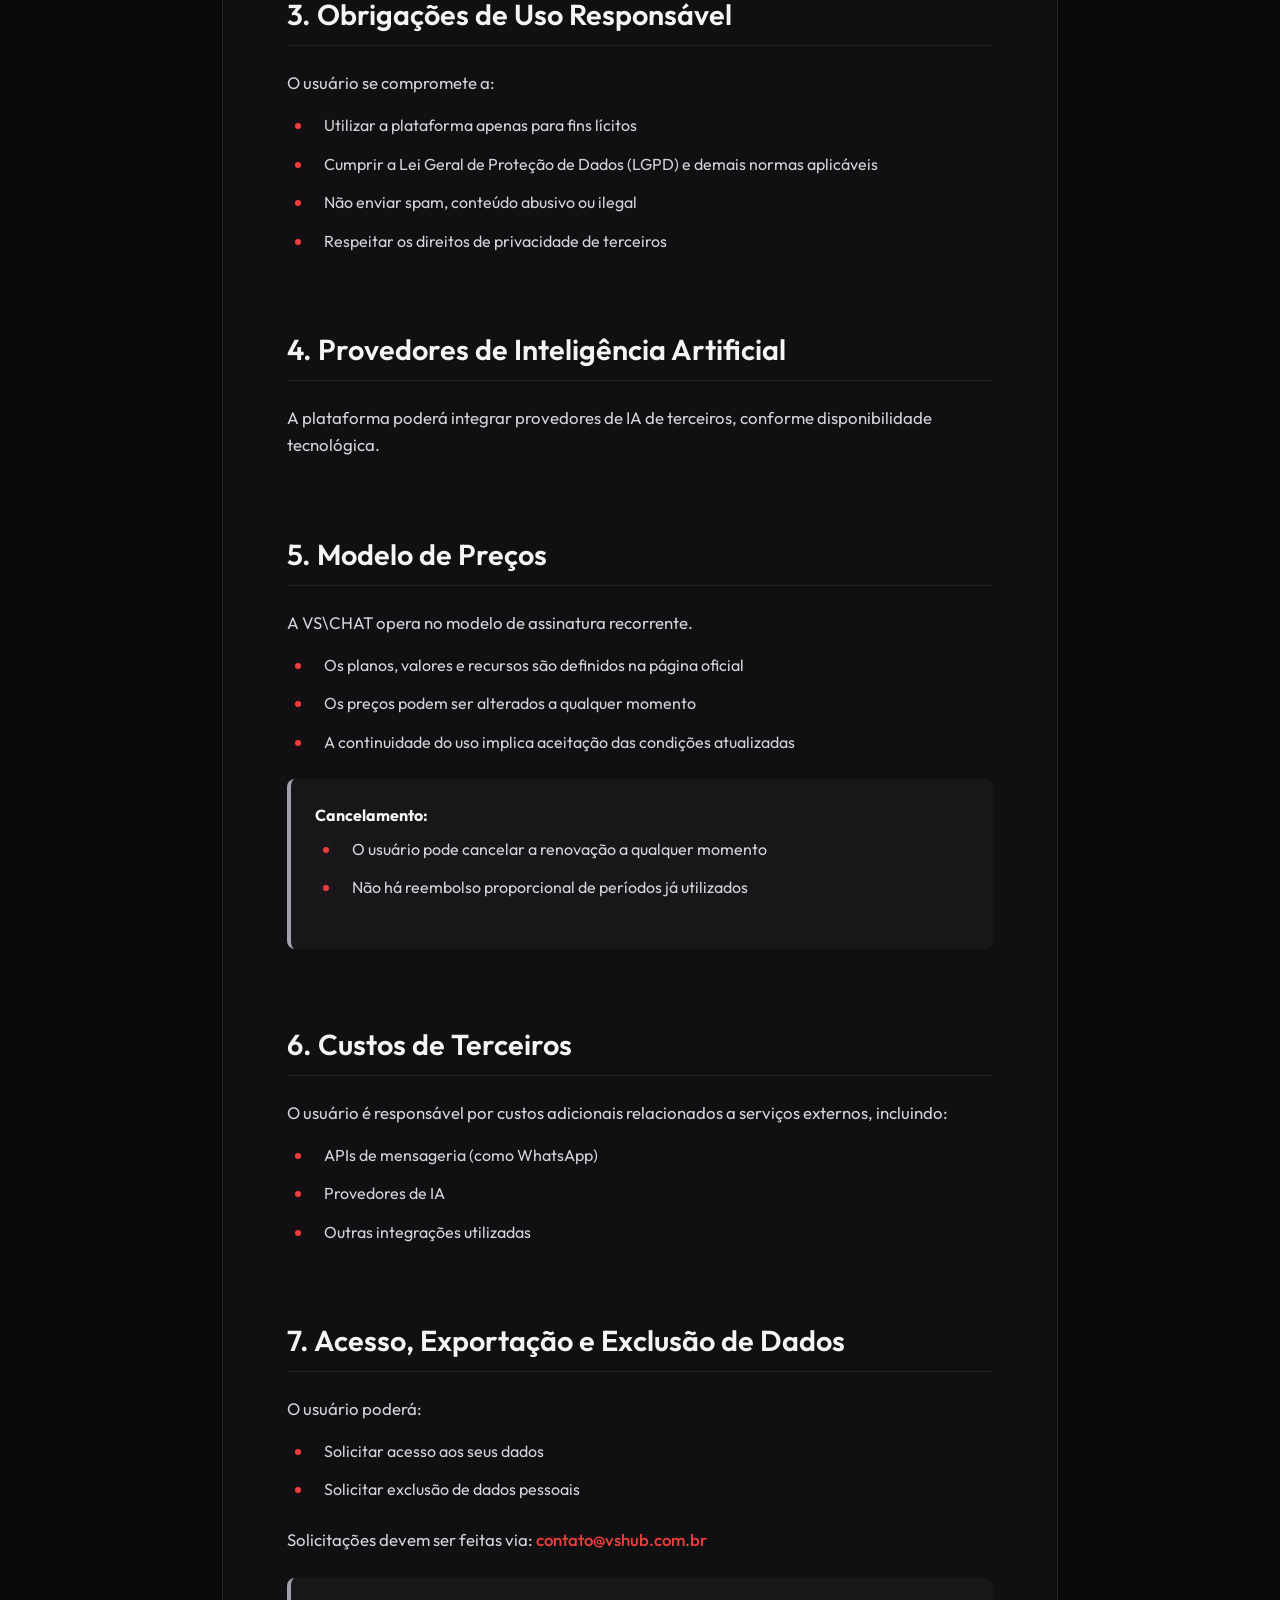
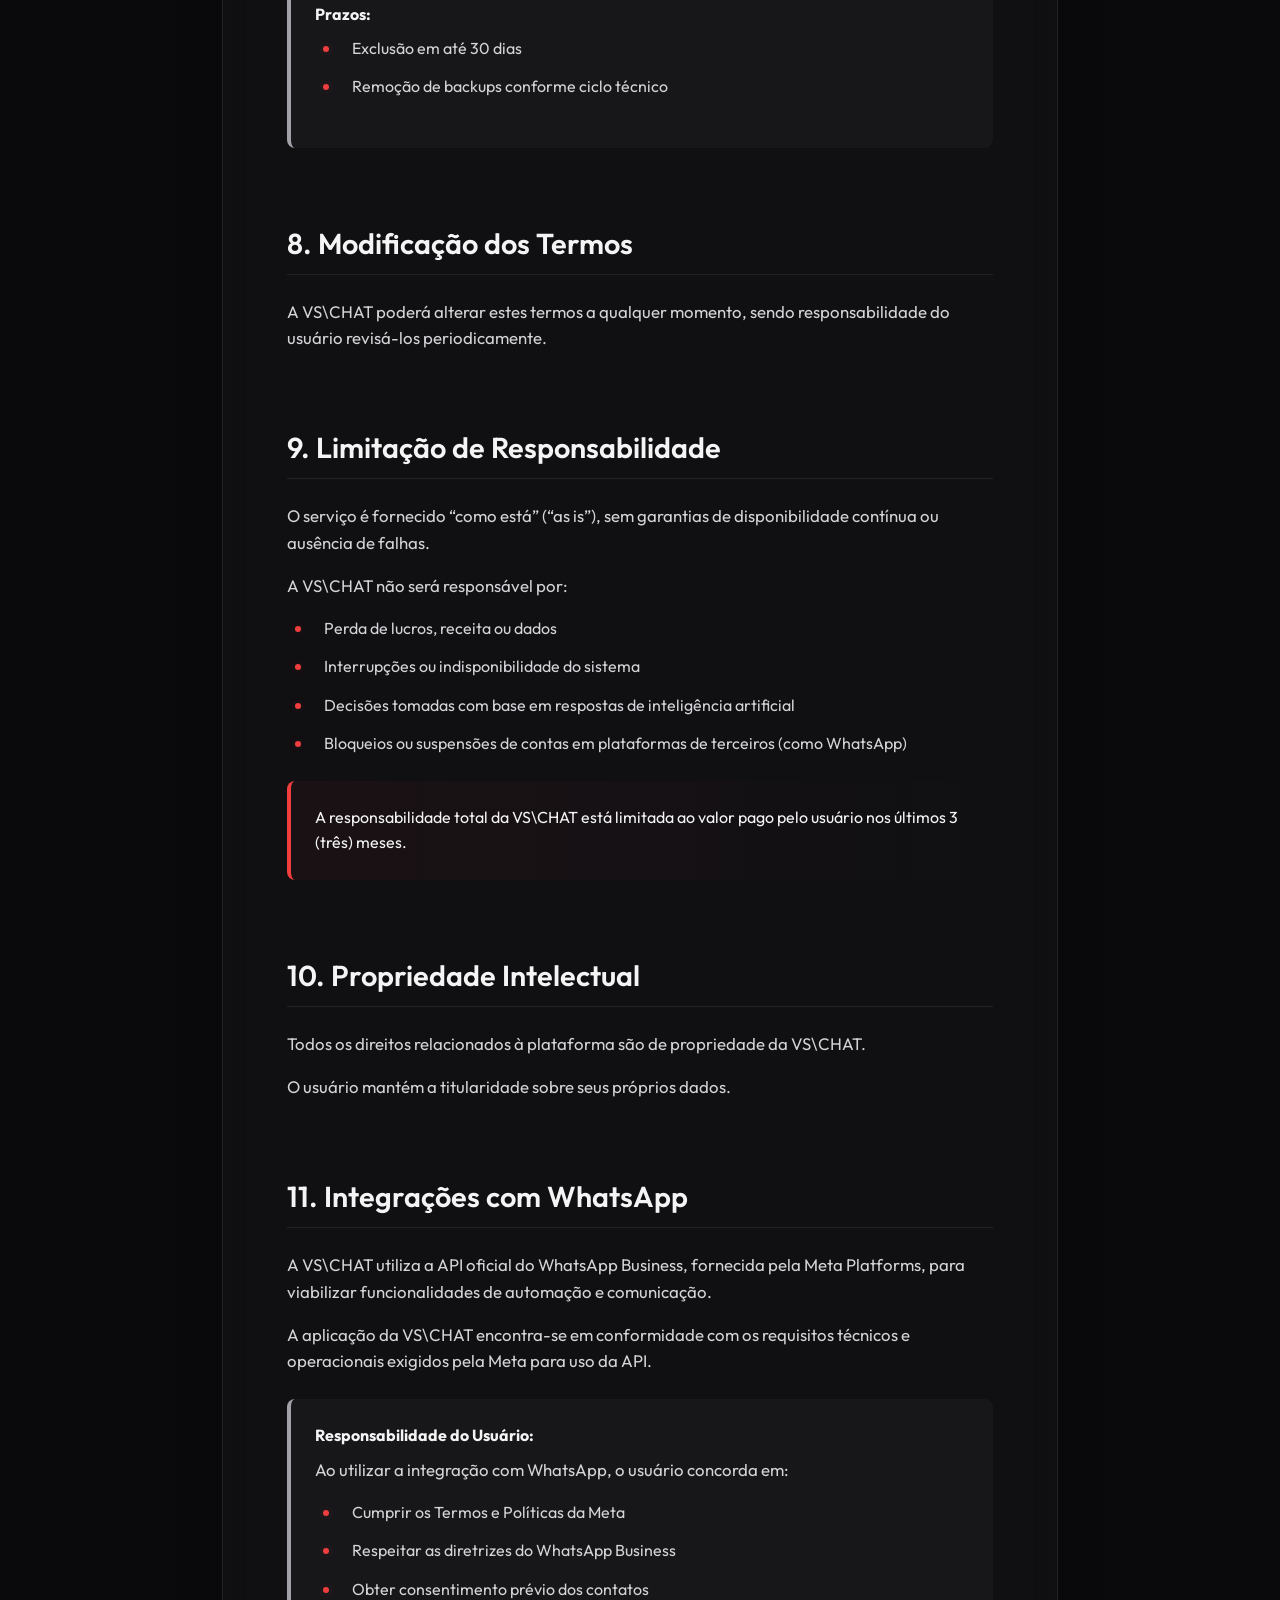
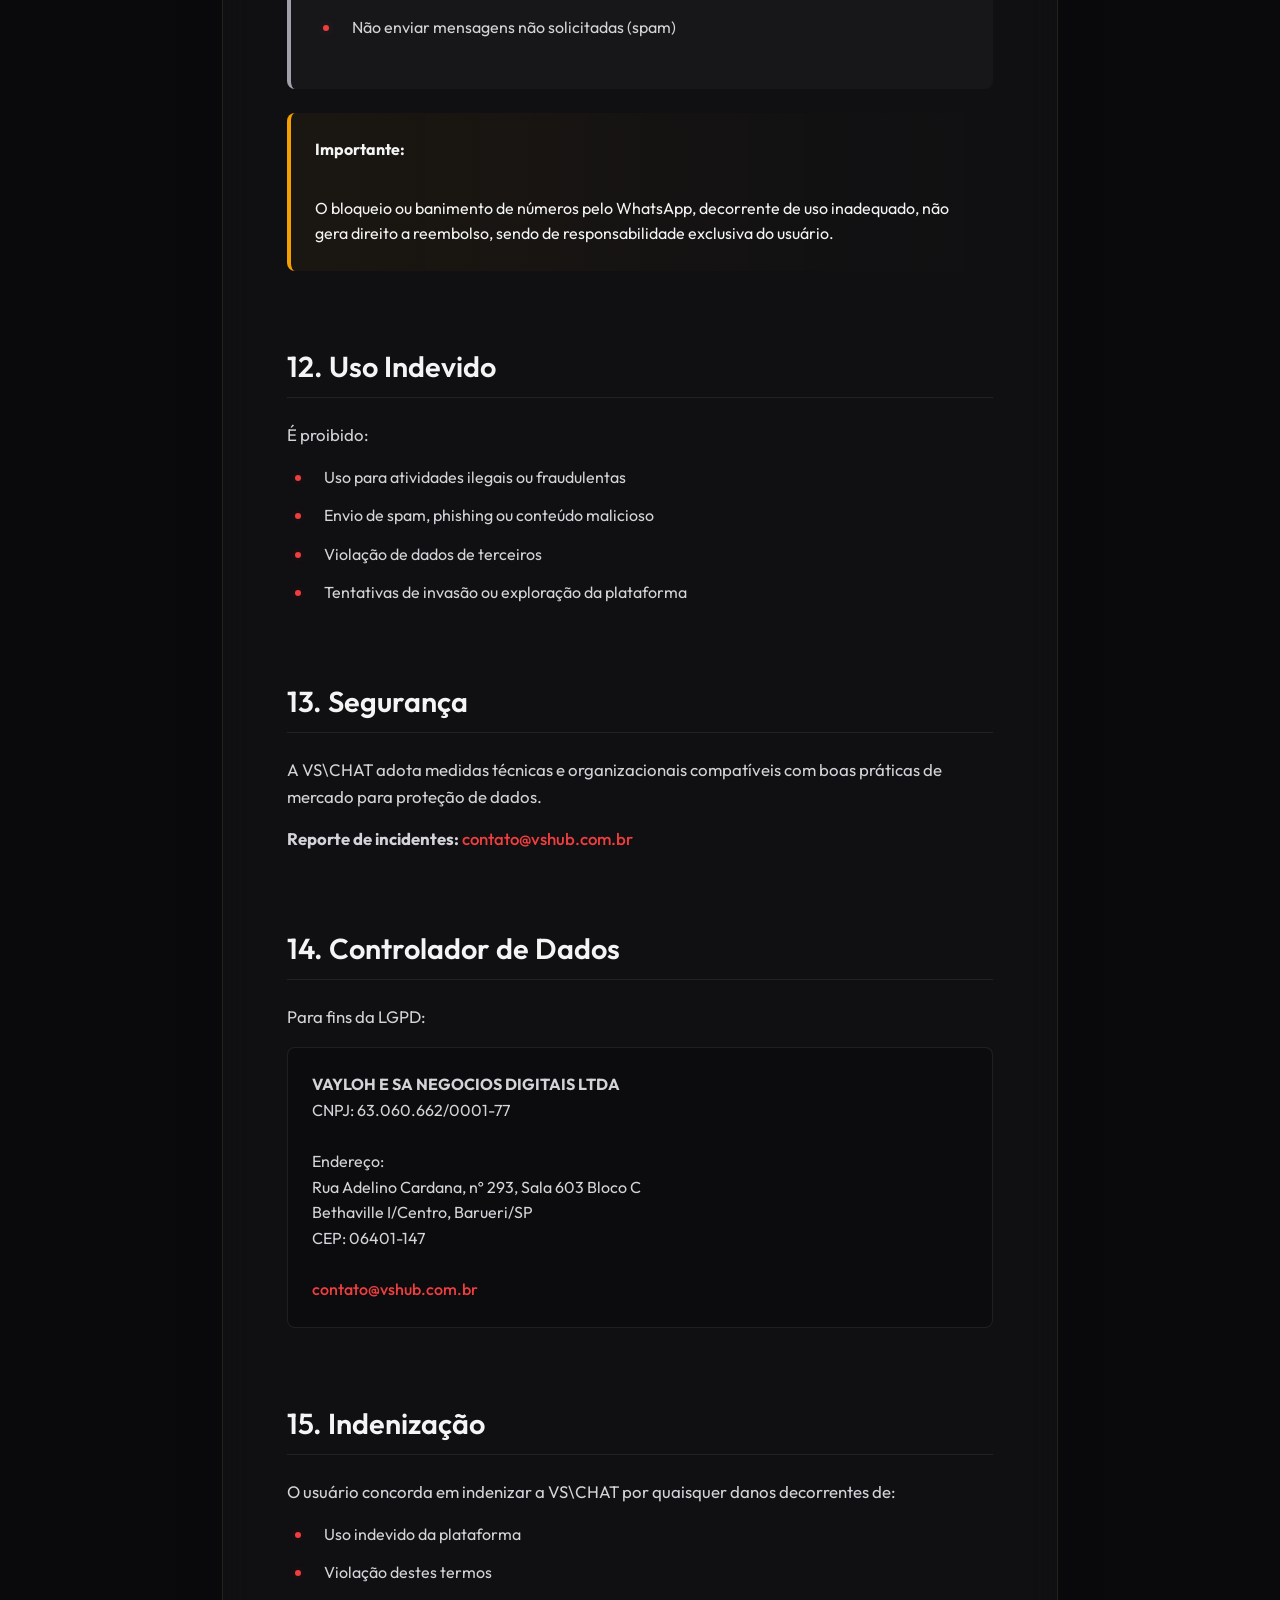
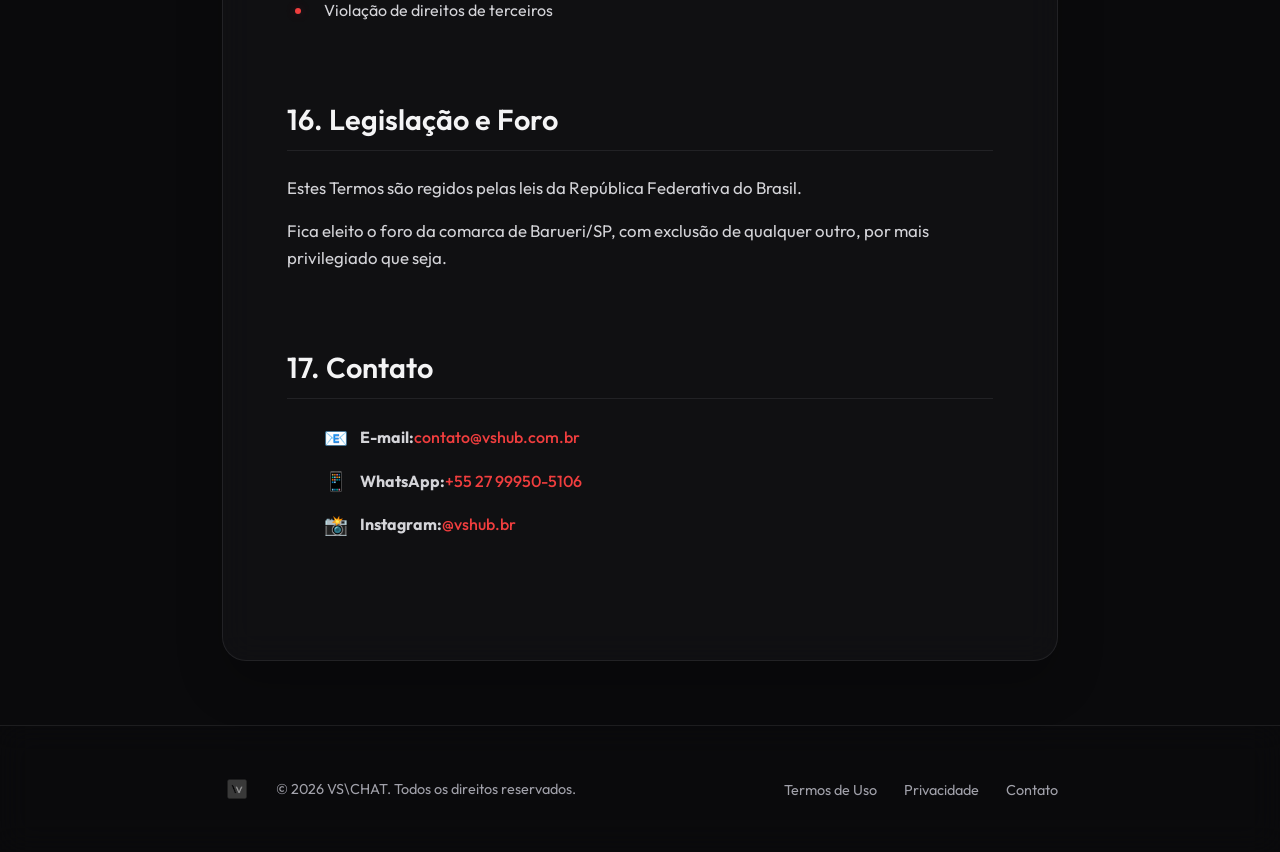
<file: termos-de-uso/index.html>
<!DOCTYPE html>
<html lang="pt-BR" class="dark">
<head>
    <meta charset="UTF-8">
    <meta name="viewport" content="width=device-width, initial-scale=1.0">
    <meta name="description" content="Termos de Uso oficiais da plataforma VS\CHAT - Automação e Inteligência Artificial para Mensageria.">
    <title>Termos de Uso — VS\CHAT</title>
    <link rel="preconnect" href="https://fonts.googleapis.com">
    <link rel="preconnect" href="https://fonts.gstatic.com" crossorigin>
    <link href="https://fonts.googleapis.com/css2?family=Outfit:wght@300;400;500;600;700&display=swap" rel="stylesheet">
    <link rel="stylesheet" href="../styles.css">
</head>
<body>
    <div class="blob-bg"></div>
    <div class="blob-bg blob-2"></div>
    
    <header class="glass-header">
        <div class="container header-content">
            <a href="/termos-de-uso/" class="logo-link">
                <!-- Fallback na imagem principal caso haja erro de carregamento -->
                <img src="../logo2.png" alt="VS\CHAT Logo" class="brand-logo" id="main-logo" onerror="this.src='../logo1.png'; this.onerror=null;">
            </a>
            <nav class="nav-links">
                <a href="mailto:contato@vshub.com.br" class="btn-primary">Entrar em contato</a>
            </nav>
        </div>
    </header>

    <main class="container main-content">
        <article class="terms-document glass-panel">
            <header class="document-header reveal">
                <div class="badge">Legal</div>
                <h1 class="title">Termos de Uso — VS\CHAT</h1>
                <p class="last-updated">Última atualização: Abril de 2026</p>
            </header>

            <div class="table-of-contents reveal">
                <h3>Índice</h3>
                <ul id="toc-list">
                    <!-- Gerado dinamicamente via JS -->
                </ul>
            </div>

            <section class="term-section reveal" id="section-1">
                <h2>1. Requisitos de Elegibilidade</h2>
                <p>Para utilizar a VS\CHAT, o usuário declara que:</p>
                <ul>
                    <li>Possui 18 anos ou mais</li>
                    <li>Tem capacidade legal para contratar</li>
                    <li>Fornece informações verdadeiras, completas e atualizadas</li>
                    <li>É responsável pela segurança de suas credenciais de acesso</li>
                </ul>
            </section>

            <section class="term-section reveal" id="section-2">
                <h2>2. Descrição do Serviço</h2>
                <p>A VS\CHAT é uma plataforma SaaS que oferece:</p>
                <ul>
                    <li>Automação de conversas e fluxos inteligentes</li>
                    <li>Integração com WhatsApp (oficial e não oficial)</li>
                    <li>Ferramentas de CRM integradas</li>
                    <li>Chatbots baseados em inteligência artificial</li>
                </ul>
            </section>

            <section class="term-section reveal" id="section-3">
                <h2>3. Obrigações de Uso Responsável</h2>
                <p>O usuário se compromete a:</p>
                <ul>
                    <li>Utilizar a plataforma apenas para fins lícitos</li>
                    <li>Cumprir a Lei Geral de Proteção de Dados (LGPD) e demais normas aplicáveis</li>
                    <li>Não enviar spam, conteúdo abusivo ou ilegal</li>
                    <li>Respeitar os direitos de privacidade de terceiros</li>
                </ul>
            </section>

            <section class="term-section reveal" id="section-4">
                <h2>4. Provedores de Inteligência Artificial</h2>
                <p>A plataforma poderá integrar provedores de IA de terceiros, conforme disponibilidade tecnológica.</p>
            </section>

            <section class="term-section reveal" id="section-5">
                <h2>5. Modelo de Preços</h2>
                <p>A VS\CHAT opera no modelo de assinatura recorrente.</p>
                <ul>
                    <li>Os planos, valores e recursos são definidos na página oficial</li>
                    <li>Os preços podem ser alterados a qualquer momento</li>
                    <li>A continuidade do uso implica aceitação das condições atualizadas</li>
                </ul>
                <div class="notice-box">
                    <strong>Cancelamento:</strong>
                    <ul>
                        <li>O usuário pode cancelar a renovação a qualquer momento</li>
                        <li>Não há reembolso proporcional de períodos já utilizados</li>
                    </ul>
                </div>
            </section>

            <section class="term-section reveal" id="section-6">
                <h2>6. Custos de Terceiros</h2>
                <p>O usuário é responsável por custos adicionais relacionados a serviços externos, incluindo:</p>
                <ul>
                    <li>APIs de mensageria (como WhatsApp)</li>
                    <li>Provedores de IA</li>
                    <li>Outras integrações utilizadas</li>
                </ul>
            </section>

            <section class="term-section reveal" id="section-7">
                <h2>7. Acesso, Exportação e Exclusão de Dados</h2>
                <p>O usuário poderá:</p>
                <ul>
                    <li>Solicitar acesso aos seus dados</li>
                    <li>Solicitar exclusão de dados pessoais</li>
                </ul>
                <p>Solicitações devem ser feitas via: <a href="mailto:contato@vshub.com.br" class="email-link">contato@vshub.com.br</a></p>
                <div class="notice-box">
                    <strong>Prazos:</strong>
                    <ul>
                        <li>Exclusão em até 30 dias</li>
                        <li>Remoção de backups conforme ciclo técnico</li>
                    </ul>
                </div>
            </section>

            <section class="term-section reveal" id="section-8">
                <h2>8. Modificação dos Termos</h2>
                <p>A VS\CHAT poderá alterar estes termos a qualquer momento, sendo responsabilidade do usuário revisá-los periodicamente.</p>
            </section>

            <section class="term-section reveal" id="section-9">
                <h2>9. Limitação de Responsabilidade</h2>
                <p>O serviço é fornecido “como está” (“as is”), sem garantias de disponibilidade contínua ou ausência de falhas.</p>
                <p>A VS\CHAT não será responsável por:</p>
                <ul>
                    <li>Perda de lucros, receita ou dados</li>
                    <li>Interrupções ou indisponibilidade do sistema</li>
                    <li>Decisões tomadas com base em respostas de inteligência artificial</li>
                    <li>Bloqueios ou suspensões de contas em plataformas de terceiros (como WhatsApp)</li>
                </ul>
                <div class="alert-box">
                    A responsabilidade total da VS\CHAT está limitada ao valor pago pelo usuário nos últimos 3 (três) meses.
                </div>
            </section>

            <section class="term-section reveal" id="section-10">
                <h2>10. Propriedade Intelectual</h2>
                <p>Todos os direitos relacionados à plataforma são de propriedade da VS\CHAT.</p>
                <p>O usuário mantém a titularidade sobre seus próprios dados.</p>
            </section>

            <section class="term-section reveal" id="section-11">
                <h2>11. Integrações com WhatsApp</h2>
                <p>A VS\CHAT utiliza a API oficial do WhatsApp Business, fornecida pela Meta Platforms, para viabilizar funcionalidades de automação e comunicação.</p>
                <p>A aplicação da VS\CHAT encontra-se em conformidade com os requisitos técnicos e operacionais exigidos pela Meta para uso da API.</p>
                
                <div class="notice-box">
                    <strong>Responsabilidade do Usuário:</strong>
                    <p>Ao utilizar a integração com WhatsApp, o usuário concorda em:</p>
                    <ul>
                        <li>Cumprir os Termos e Políticas da Meta</li>
                        <li>Respeitar as diretrizes do WhatsApp Business</li>
                        <li>Obter consentimento prévio dos contatos</li>
                        <li>Não enviar mensagens não solicitadas (spam)</li>
                    </ul>
                </div>
                
                <div class="alert-box warning">
                    <strong>Importante:</strong><br>
                    O bloqueio ou banimento de números pelo WhatsApp, decorrente de uso inadequado, não gera direito a reembolso, sendo de responsabilidade exclusiva do usuário.
                </div>
            </section>

            <section class="term-section reveal" id="section-12">
                <h2>12. Uso Indevido</h2>
                <p>É proibido:</p>
                <ul>
                    <li>Uso para atividades ilegais ou fraudulentas</li>
                    <li>Envio de spam, phishing ou conteúdo malicioso</li>
                    <li>Violação de dados de terceiros</li>
                    <li>Tentativas de invasão ou exploração da plataforma</li>
                </ul>
            </section>

            <section class="term-section reveal" id="section-13">
                <h2>13. Segurança</h2>
                <p>A VS\CHAT adota medidas técnicas e organizacionais compatíveis com boas práticas de mercado para proteção de dados.</p>
                <p><strong>Reporte de incidentes:</strong> <a href="mailto:contato@vshub.com.br" class="email-link">contato@vshub.com.br</a></p>
            </section>

            <section class="term-section reveal" id="section-14">
                <h2>14. Controlador de Dados</h2>
                <p>Para fins da LGPD:</p>
                <address class="company-address">
                    <strong>VAYLOH E SA NEGOCIOS DIGITAIS LTDA</strong><br>
                    CNPJ: 63.060.662/0001-77<br><br>
                    Endereço:<br>
                    Rua Adelino Cardana, nº 293, Sala 603 Bloco C<br>
                    Bethaville I/Centro, Barueri/SP<br>
                    CEP: 06401-147<br><br>
                    <a href="mailto:contato@vshub.com.br" class="email-link">contato@vshub.com.br</a>
                </address>
            </section>

            <section class="term-section reveal" id="section-15">
                <h2>15. Indenização</h2>
                <p>O usuário concorda em indenizar a VS\CHAT por quaisquer danos decorrentes de:</p>
                <ul>
                    <li>Uso indevido da plataforma</li>
                    <li>Violação destes termos</li>
                    <li>Violação de direitos de terceiros</li>
                </ul>
            </section>

            <section class="term-section reveal" id="section-16">
                <h2>16. Legislação e Foro</h2>
                <p>Estes Termos são regidos pelas leis da República Federativa do Brasil.</p>
                <p>Fica eleito o foro da comarca de Barueri/SP, com exclusão de qualquer outro, por mais privilegiado que seja.</p>
            </section>

            <section class="term-section reveal" id="section-17">
                <h2>17. Contato</h2>
                <ul class="contact-list">
                    <li><span class="icon">📧</span> <strong>E-mail:</strong> <a href="mailto:contato@vshub.com.br" class="email-link">contato@vshub.com.br</a></li>
                    <li><span class="icon">📱</span> <strong>WhatsApp:</strong> <a href="https://wa.me/5527999505106" target="_blank" rel="noopener" class="email-link">+55 27 99950-5106</a></li>
                    <li><span class="icon">📸</span> <strong>Instagram:</strong> <a href="https://instagram.com/vshub.br" target="_blank" rel="noopener" class="email-link">@vshub.br</a></li>
                </ul>
            </section>
        </article>
    </main>

    <footer class="site-footer">
        <div class="container footer-content">
            <div class="footer-brand">
                <img src="../logo1.png" alt="VS\CHAT Logo Opcional" class="footer-logo" onerror="this.src='../logo2.png'; this.style.display='none';">
                <p>&copy; 2026 VS\CHAT. Todos os direitos reservados.</p>
            </div>
            <div class="footer-links">
                <a href="/termos-de-uso/">Termos de Uso</a>
                <a href="/politica-de-privacidade/">Privacidade</a>
                <a href="mailto:contato@vshub.com.br">Contato</a>
            </div>
        </div>
    </footer>

    <button id="back-to-top" class="back-to-top" aria-label="Voltar ao topo">
        <svg xmlns="http://www.w3.org/2000/svg" width="24" height="24" viewBox="0 0 24 24" fill="none" stroke="currentColor" stroke-width="2" stroke-linecap="round" stroke-linejoin="round"><path d="m18 15-6-6-6 6"/></svg>
    </button>

    <script src="../script.js"></script>
</body>
</html>
</file>
<file: styles.css>
:root {
    --bg-dark: #0a0a0c;
    --bg-panel: rgba(20, 20, 24, 0.6);
    --border-glass: rgba(255, 255, 255, 0.08);
    --text-primary: #f4f4f5;
    --text-secondary: #a1a1aa;
    --accent-color: #f03e3e;
    --accent-glow: rgba(240, 62, 62, 0.25);
    --accent-secondary: #ff6b6b;
    --glass-blur: blur(16px);
    
    --radius-lg: 24px;
    --radius-md: 16px;
    --radius-sm: 8px;
    
    --transition-fast: 0.2s cubic-bezier(0.4, 0, 0.2, 1);
    --transition-medium: 0.4s cubic-bezier(0.4, 0, 0.2, 1);
}

* {
    margin: 0;
    padding: 0;
    box-sizing: border-box;
}

body {
    font-family: 'Outfit', -apple-system, BlinkMacSystemFont, 'Segoe UI', Roboto, sans-serif;
    background-color: var(--bg-dark);
    color: var(--text-primary);
    line-height: 1.6;
    overflow-x: hidden;
    position: relative;
    min-height: 100vh;
}

.blob-bg {
    position: fixed;
    top: -10vw;
    right: -10vw;
    width: 40vw;
    height: 40vw;
    border-radius: 50%;
    background: radial-gradient(circle, var(--accent-glow) 0%, transparent 70%);
    filter: blur(80px);
    z-index: -1;
    pointer-events: none;
    animation: drift 20s ease-in-out infinite alternate;
}

.blob-2 {
    top: auto;
    bottom: -10vw;
    left: -10vw;
    right: auto;
    background: radial-gradient(circle, rgba(255, 255, 255, 0.05) 0%, transparent 70%);
    animation-delay: -10s;
}

@keyframes drift {
    0% { transform: translate(0, 0) scale(1); }
    100% { transform: translate(-5%, 5%) scale(1.1); }
}

.container {
    max-width: 900px;
    margin: 0 auto;
    padding: 0 2rem;
}

/* Header */
.glass-header {
    position: fixed;
    top: 0;
    left: 0;
    right: 0;
    height: 80px;
    background: rgba(10, 10, 12, 0.7);
    backdrop-filter: var(--glass-blur);
    -webkit-backdrop-filter: var(--glass-blur);
    border-bottom: 1px solid var(--border-glass);
    z-index: 100;
    display: flex;
    align-items: center;
    transition: transform 0.3s ease;
}

.header-hidden {
    transform: translateY(-100%);
}

.header-content {
    display: flex;
    justify-content: space-between;
    align-items: center;
    width: 100%;
}

.brand-logo {
    height: 36px;
    width: auto;
    object-fit: contain;
    transition: opacity var(--transition-fast);
}

.brand-logo:hover {
    opacity: 0.8;
}

.btn-primary {
    background: linear-gradient(135deg, var(--accent-color), var(--accent-secondary));
    color: white;
    text-decoration: none;
    padding: 0.6rem 1.2rem;
    border-radius: 100px;
    font-weight: 500;
    font-size: 0.95rem;
    transition: transform var(--transition-fast), box-shadow var(--transition-fast);
    box-shadow: 0 4px 14px var(--accent-glow);
}

.btn-primary:hover {
    transform: translateY(-2px);
    box-shadow: 0 6px 20px var(--accent-glow);
}

/* Main Content */
.main-content {
    padding-top: 130px;
    padding-bottom: 4rem;
}

.glass-panel {
    background: var(--bg-panel);
    backdrop-filter: var(--glass-blur);
    -webkit-backdrop-filter: var(--glass-blur);
    border: 1px solid var(--border-glass);
    border-radius: var(--radius-lg);
    padding: 4rem;
    box-shadow: 0 24px 48px rgba(0, 0, 0, 0.2);
}

.document-header {
    margin-bottom: 3rem;
    text-align: center;
}

.badge {
    display: inline-block;
    padding: 0.4rem 1rem;
    background: rgba(255, 255, 255, 0.05);
    border: 1px solid var(--border-glass);
    border-radius: 100px;
    font-size: 0.85rem;
    font-weight: 500;
    text-transform: uppercase;
    letter-spacing: 1px;
    color: var(--text-secondary);
    margin-bottom: 1.5rem;
}

.title {
    font-size: 3rem;
    font-weight: 700;
    letter-spacing: -0.02em;
    margin-bottom: 1rem;
    background: linear-gradient(180deg, #ffffff 0%, #a1a1aa 100%);
    -webkit-background-clip: text;
    -webkit-text-fill-color: transparent;
}

.last-updated {
    color: var(--text-secondary);
    font-size: 1.1rem;
}

/* Table of Contents */
.table-of-contents {
    background: rgba(0, 0, 0, 0.2);
    border-radius: var(--radius-md);
    padding: 2rem;
    margin-bottom: 3rem;
    border: 1px dashed var(--border-glass);
}

.table-of-contents h3 {
    margin-bottom: 1rem;
    font-size: 1.2rem;
    color: var(--text-primary);
}

.table-of-contents ul {
    list-style: none;
    columns: 1;
}

@media (min-width: 768px) {
    .table-of-contents ul {
        columns: 2;
        gap: 2rem;
    }
}

.table-of-contents li {
    margin-bottom: 0.75rem;
}

.table-of-contents a {
    color: var(--text-secondary);
    text-decoration: none;
    font-size: 0.95rem;
    transition: color var(--transition-fast);
    display: flex;
    align-items: center;
}

.table-of-contents a:hover {
    color: var(--accent-color);
}

.table-of-contents a::before {
    content: "→";
    margin-right: 8px;
    opacity: 0;
    transform: translateX(-5px);
    transition: all var(--transition-fast);
}

.table-of-contents a:hover::before {
    opacity: 1;
    transform: translateX(0);
}

/* Sections */
.term-section {
    margin-bottom: 3.5rem;
    padding-top: 1rem;
}

.term-section h2 {
    font-size: 1.8rem;
    font-weight: 600;
    margin-bottom: 1.5rem;
    color: var(--text-primary);
    display: flex;
    align-items: center;
    border-bottom: 1px solid var(--border-glass);
    padding-bottom: 0.5rem;
}

.term-section h3 {
    font-size: 1.25rem;
    font-weight: 500;
    margin-top: 1.5rem;
    margin-bottom: 0.8rem;
    color: var(--text-primary);
}

.term-section p {
    margin-bottom: 1rem;
    font-size: 1.05rem;
    color: #d4d4d8;
}

.term-section ul {
    list-style-type: none;
    margin-bottom: 1.5rem;
    padding-left: 0.5rem;
}

.term-section ul li {
    position: relative;
    padding-left: 1.8rem;
    margin-bottom: 0.8rem;
    color: #d4d4d8;
}

.term-section ul li::before {
    content: "";
    position: absolute;
    left: 0;
    top: 10px;
    width: 6px;
    height: 6px;
    border-radius: 50%;
    background: var(--accent-color);
    box-shadow: 0 0 10px var(--accent-glow);
}

.email-link {
    color: var(--accent-color);
    text-decoration: none;
    font-weight: 500;
    transition: opacity var(--transition-fast);
}

.email-link:hover {
    opacity: 0.8;
    text-decoration: underline;
}

address {
    font-style: normal;
    color: #d4d4d8;
    background: rgba(0, 0, 0, 0.2);
    padding: 1.5rem;
    border-radius: var(--radius-sm);
    border: 1px solid var(--border-glass);
}

/* Callout Boxes */
.notice-box, .alert-box {
    padding: 1.5rem;
    border-radius: var(--radius-sm);
    margin: 1.5rem 0;
    background: rgba(255, 255, 255, 0.03);
    border-left: 4px solid var(--text-secondary);
}

.notice-box strong, .alert-box strong {
    display: block;
    margin-bottom: 0.5rem;
    color: var(--text-primary);
}

.alert-box {
    border-left-color: var(--accent-color);
    background: linear-gradient(90deg, rgba(240, 62, 62, 0.05) 0%, transparent 100%);
}

.alert-box.warning {
    border-left-color: #f59f00;
    background: linear-gradient(90deg, rgba(245, 159, 0, 0.05) 0%, transparent 100%);
}

.contact-list li {
    display: flex;
    align-items: center;
}

.contact-list li .icon {
    font-size: 1.2rem;
    margin-right: 12px;
}

.contact-list li::before {
    display: none;
}
.contact-list li {
    padding-left: 0;
}

/* Animations */
.reveal {
    opacity: 0;
    transform: translateY(30px);
    transition: all 0.8s cubic-bezier(0.16, 1, 0.3, 1);
}

.reveal.active {
    opacity: 1;
    transform: translateY(0);
}

/* Footer */
.site-footer {
    border-top: 1px solid var(--border-glass);
    padding: 3rem 0;
    background: rgba(10, 10, 12, 0.5);
    backdrop-filter: var(--glass-blur);
}

.footer-content {
    display: flex;
    flex-direction: column;
    align-items: center;
    gap: 2rem;
}

@media (min-width: 768px) {
    .footer-content {
        flex-direction: row;
        justify-content: space-between;
    }
}

.footer-brand {
    display: flex;
    align-items: center;
    gap: 1.5rem;
}

.footer-logo {
    height: 30px;
    filter: grayscale(1) opacity(0.6);
    transition: filter var(--transition-fast);
}

.footer-logo:hover {
    filter: grayscale(0) opacity(1);
}

.footer-brand p {
    color: var(--text-secondary);
    font-size: 0.9rem;
}

.footer-links a {
    color: var(--text-secondary);
    text-decoration: none;
    margin-left: 1.5rem;
    font-size: 0.9rem;
    transition: color var(--transition-fast);
}

.footer-links a:hover {
    color: var(--text-primary);
}

/* Back to Top */
.back-to-top {
    position: fixed;
    bottom: 2rem;
    right: 2rem;
    width: 50px;
    height: 50px;
    border-radius: 50%;
    background: var(--bg-panel);
    backdrop-filter: var(--glass-blur);
    border: 1px solid var(--border-glass);
    color: var(--text-primary);
    display: flex;
    align-items: center;
    justify-content: center;
    cursor: pointer;
    opacity: 0;
    transform: translateY(20px);
    pointer-events: none;
    transition: all var(--transition-medium);
    z-index: 99;
    box-shadow: 0 10px 20px rgba(0,0,0,0.3);
}

.back-to-top.visible {
    opacity: 1;
    transform: translateY(0);
    pointer-events: auto;
}

.back-to-top:hover {
    background: var(--accent-color);
    color: white;
    transform: translateY(-5px);
}

@media (max-width: 768px) {
    .glass-panel {
        padding: 2rem 1.5rem;
    }
    
    .title {
        font-size: 2.2rem;
    }
    
    .term-section h2 {
        font-size: 1.5rem;
    }
    
    .back-to-top {
        bottom: 1rem;
        right: 1rem;
        width: 44px;
        height: 44px;
    }
    
    .footer-links {
        display: flex;
        flex-wrap: wrap;
        justify-content: center;
        gap: 1rem;
    }
    
    .footer-links a {
        margin-left: 0;
    }
}
</file>
